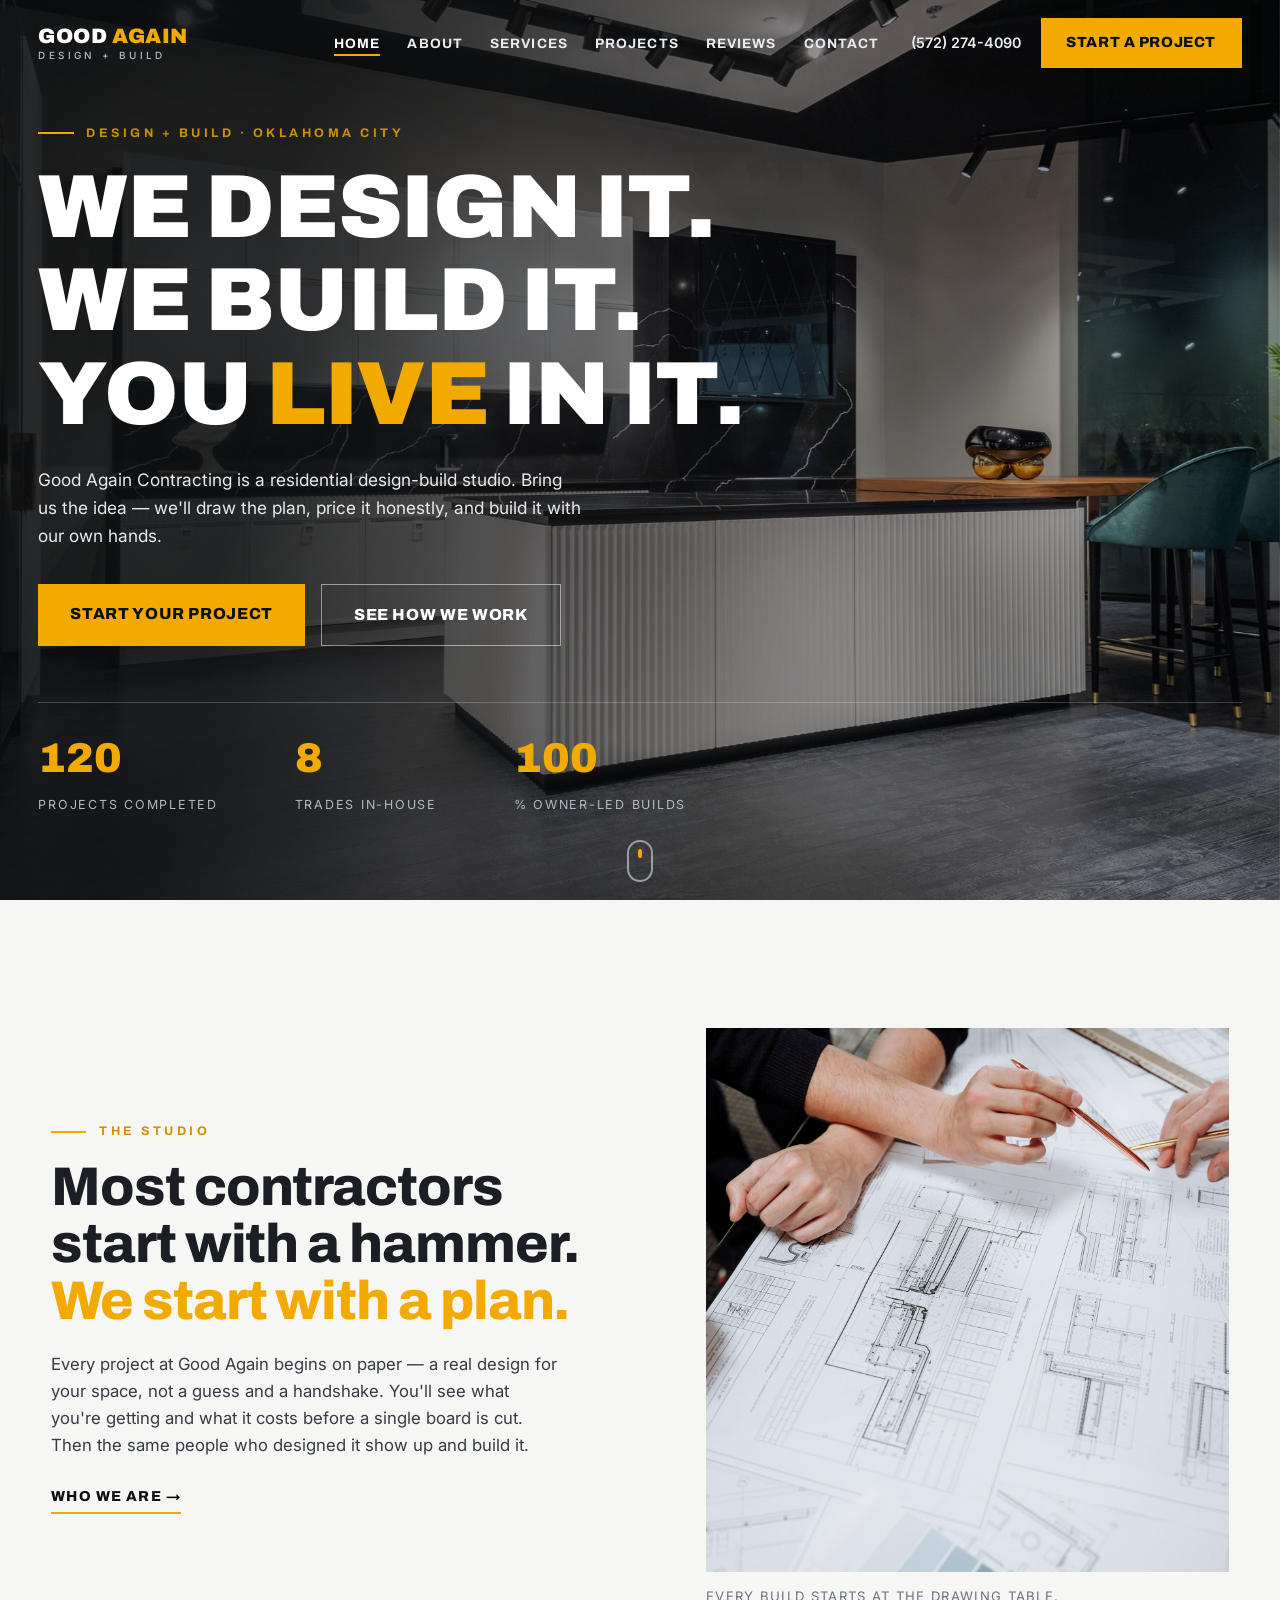
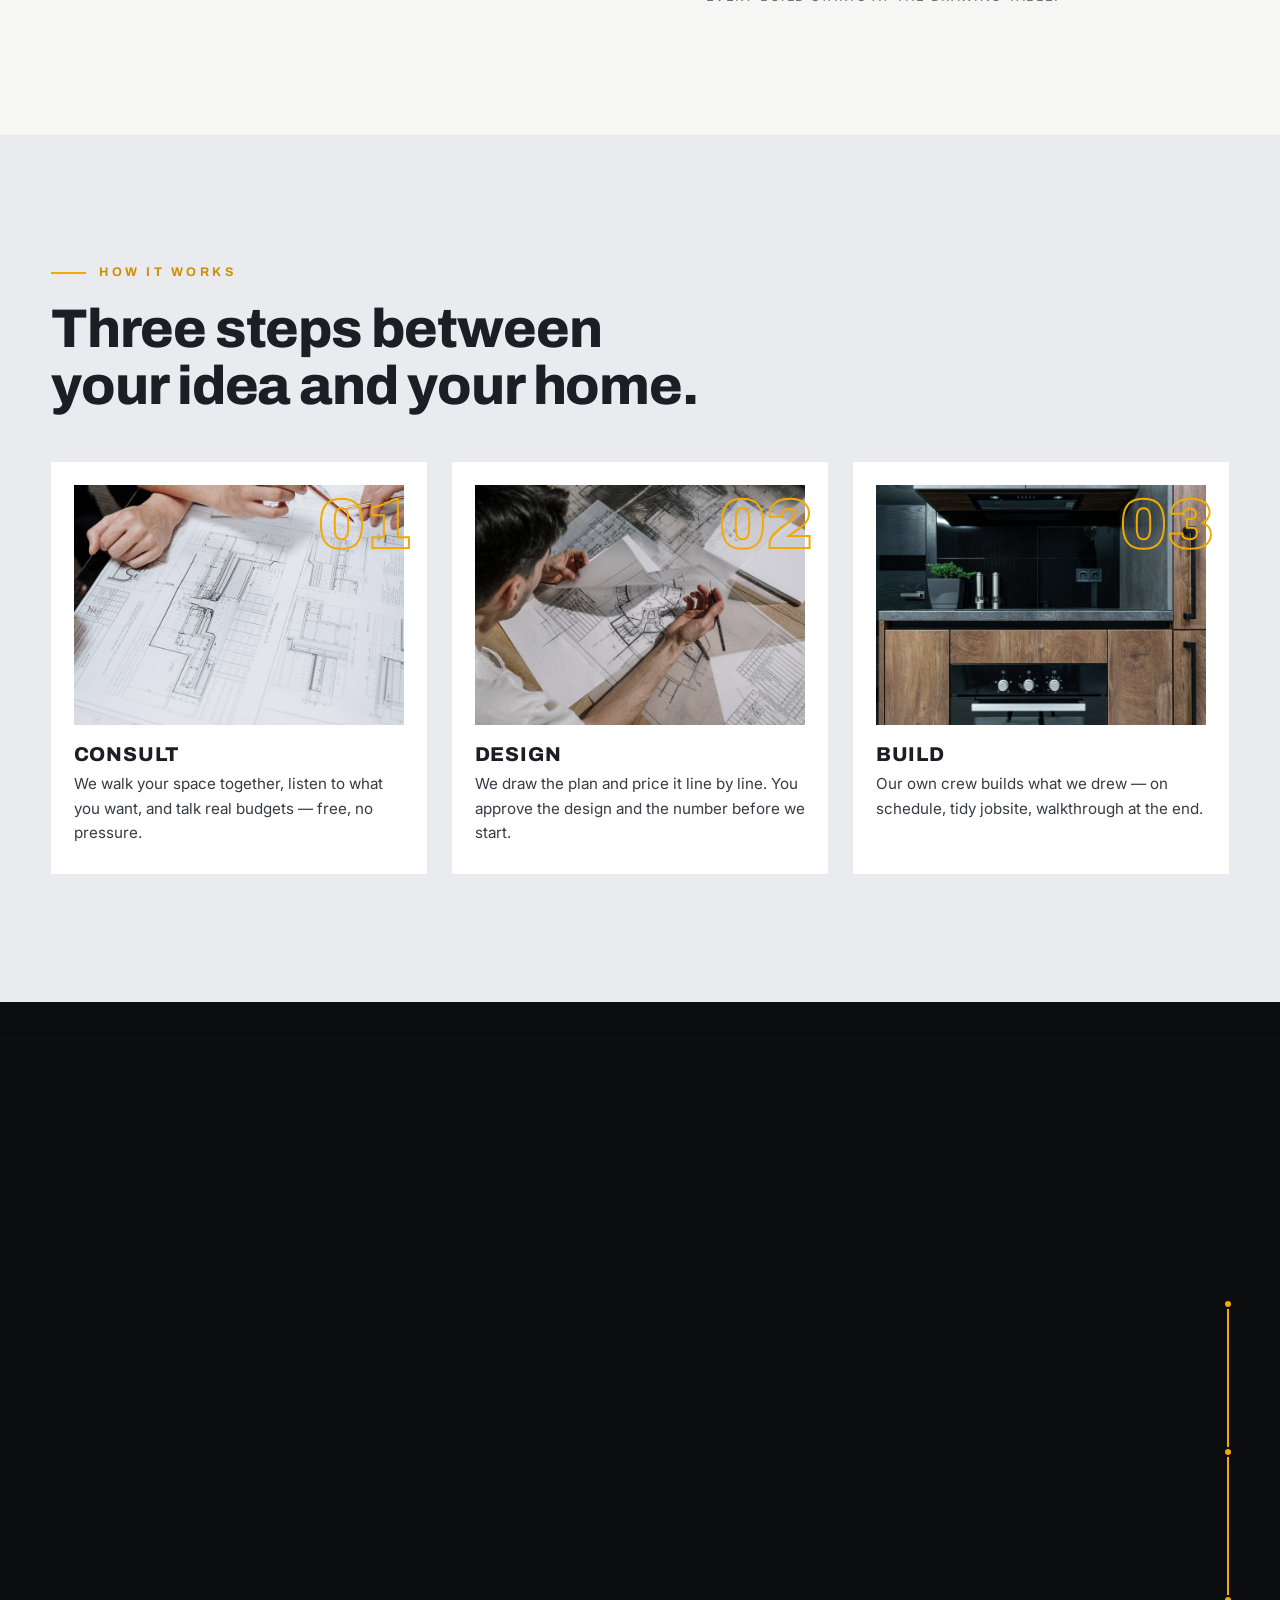
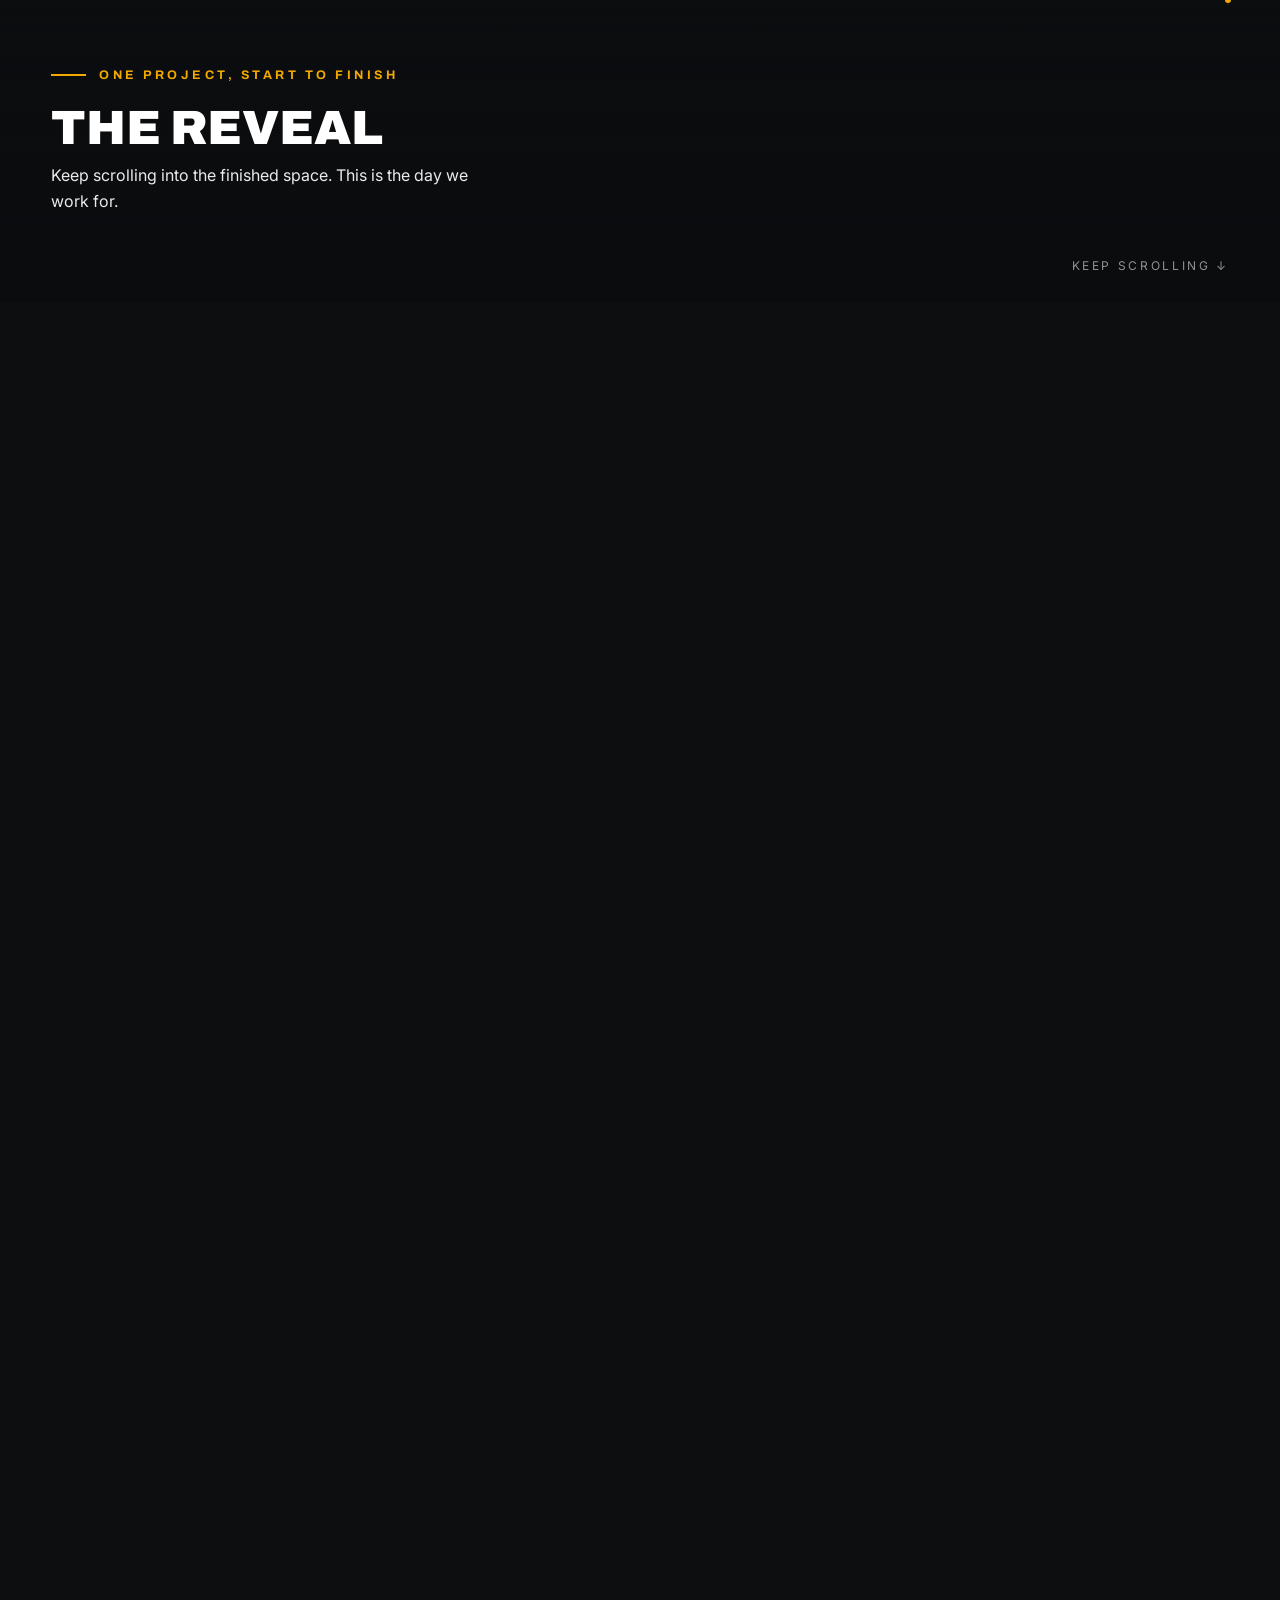
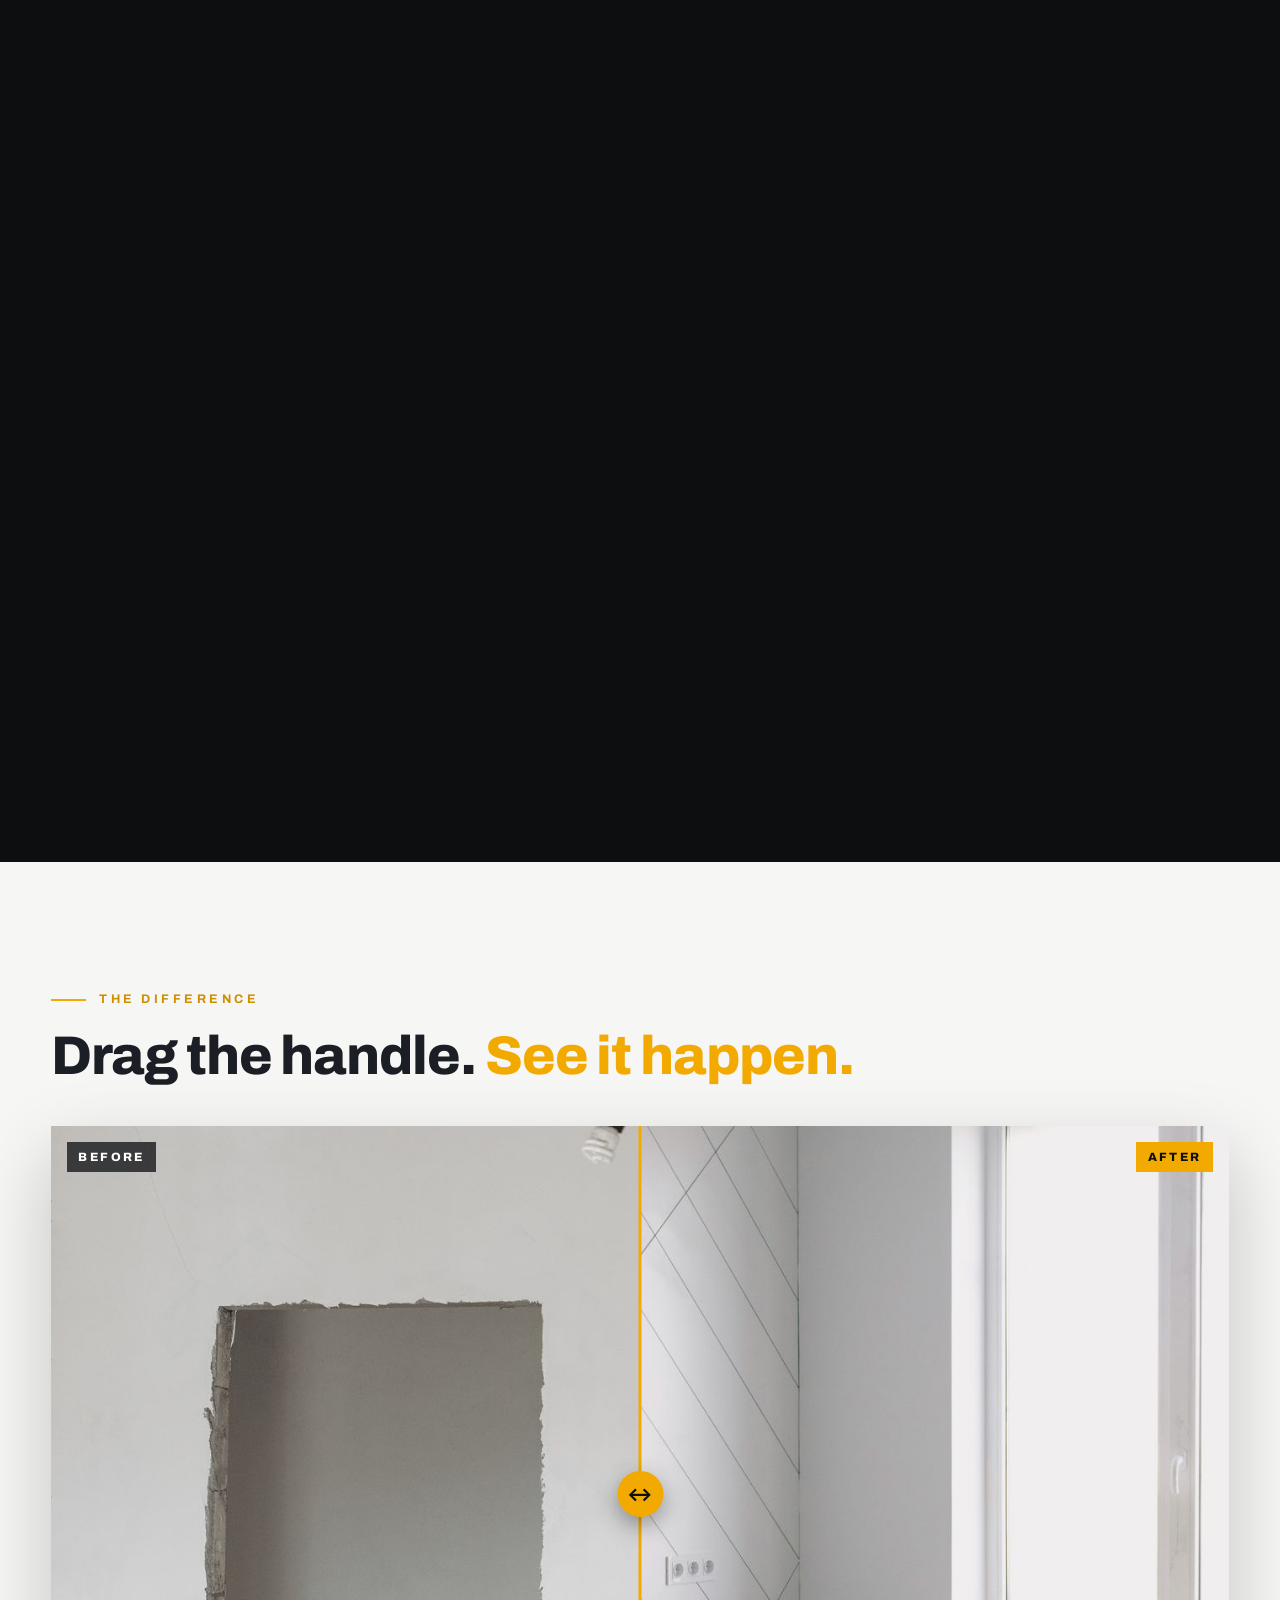
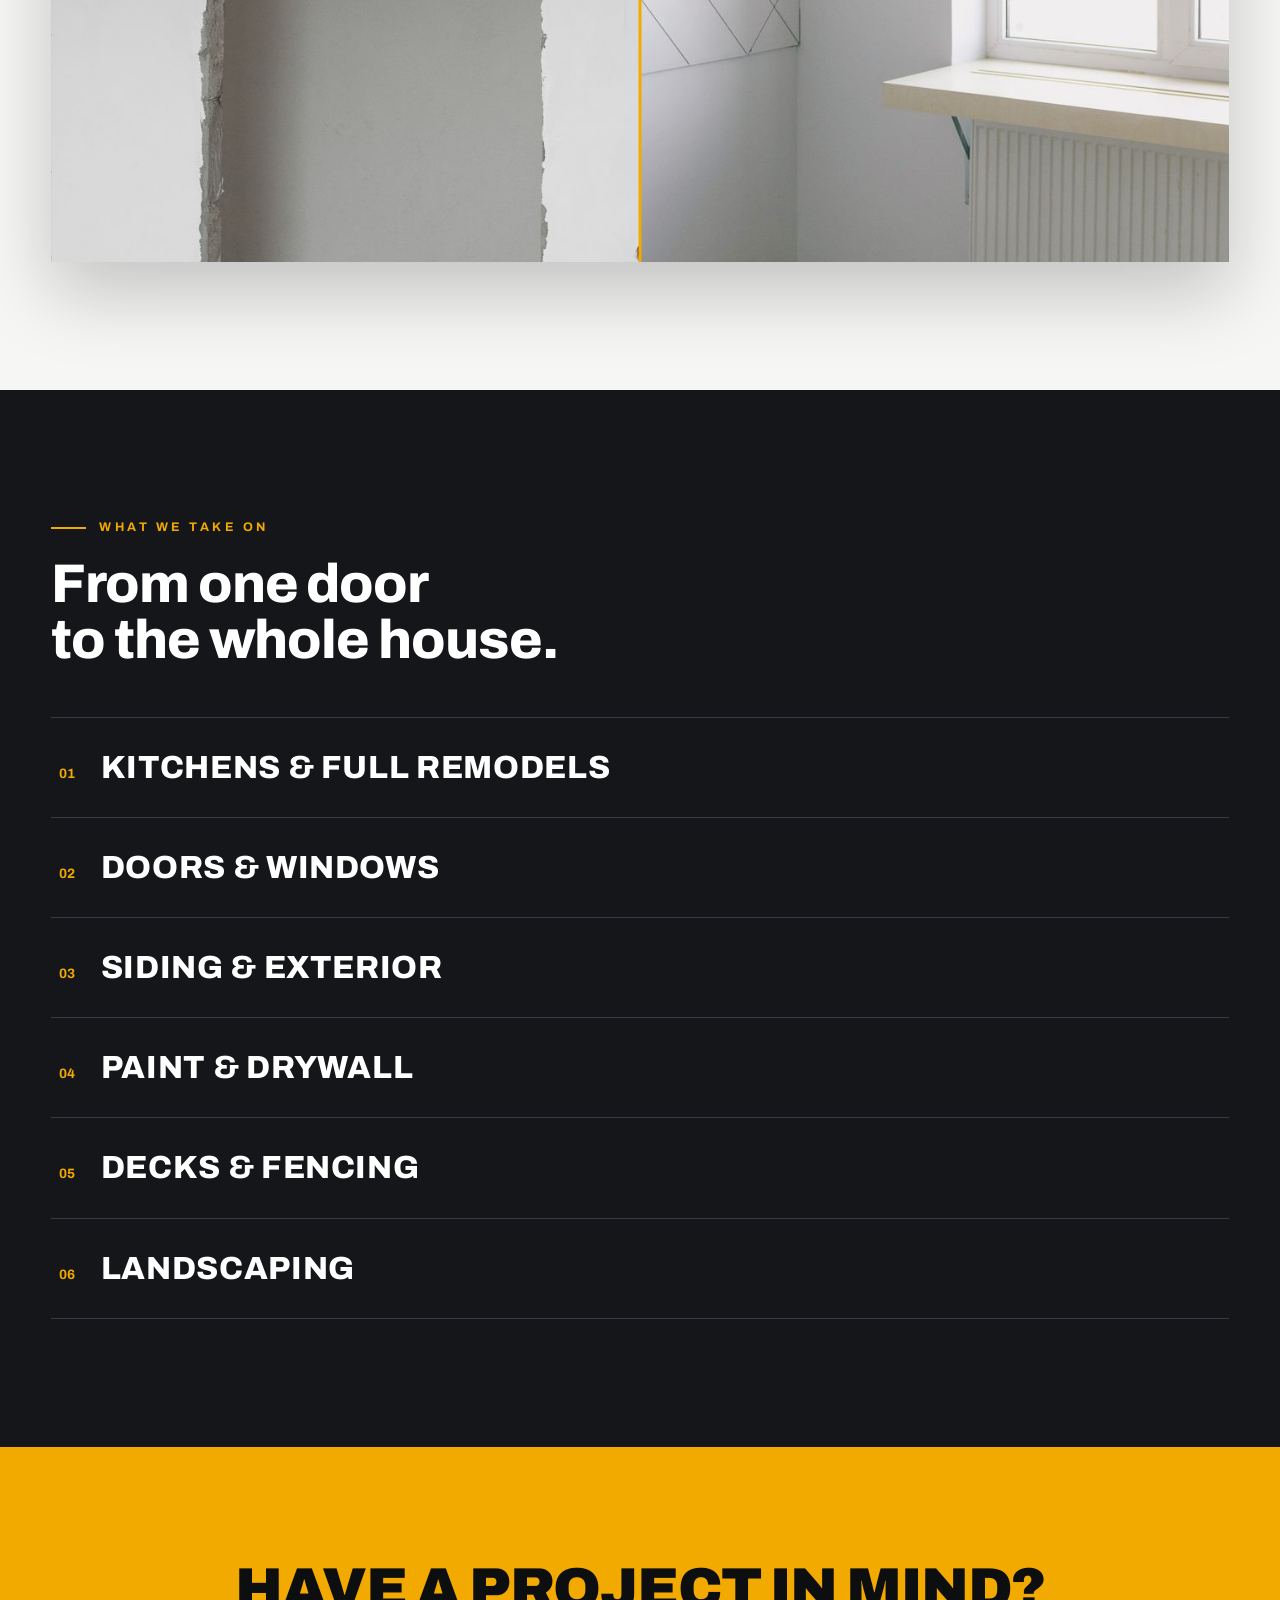
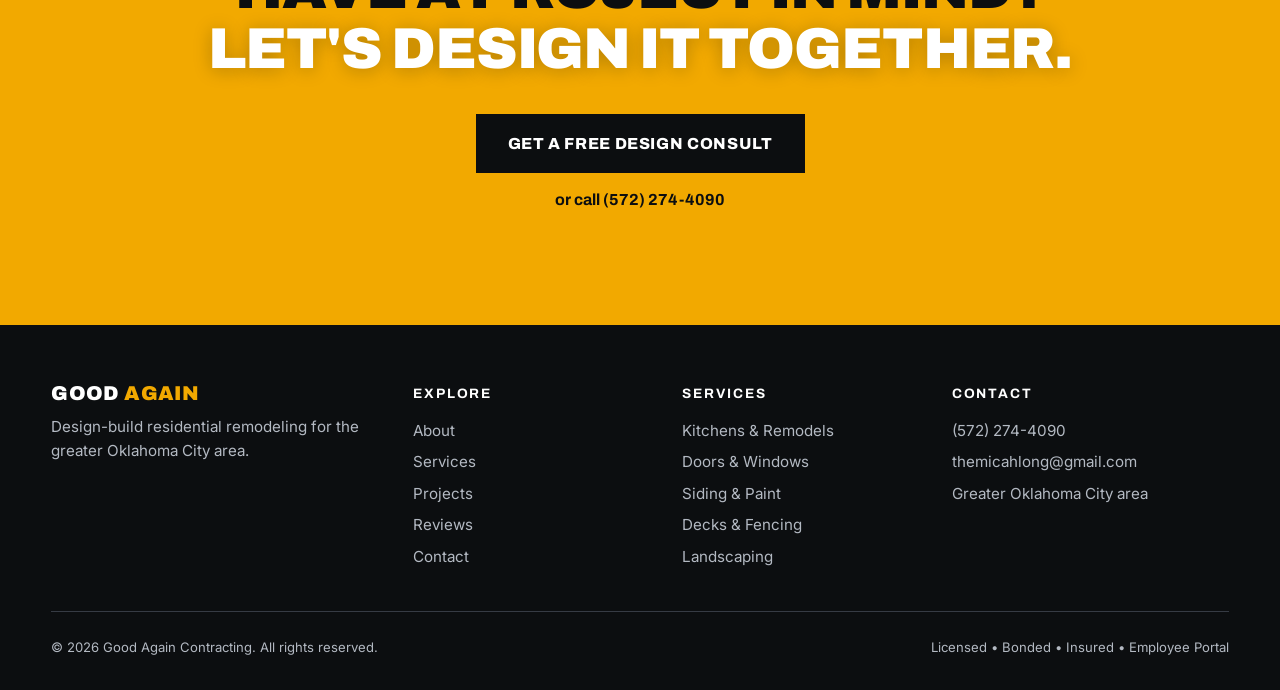
<file: index.html>
<!DOCTYPE html>
<html lang="en">
<head>
  <meta charset="UTF-8" />
  <meta name="viewport" content="width=device-width, initial-scale=1.0" />
  <title>Good Again Contracting | Design + Build Residential Remodeling in OKC</title>
  <meta name="description" content="Good Again Contracting is a design-build residential studio in Oklahoma City. We design your remodel, then we build it — kitchens, baths, decks, siding, paint, and full home projects. Free consultations." />
  <meta name="geo.region" content="US-OK" />
  <meta name="geo.placename" content="Oklahoma City" />
  <link rel="preconnect" href="https://fonts.googleapis.com" />
  <link rel="preconnect" href="https://fonts.gstatic.com" crossorigin />
  <link href="https://fonts.googleapis.com/css2?family=Archivo:wght@500;700;800;900&family=Inter:wght@400;500;600&display=swap" rel="stylesheet" />
  <link rel="stylesheet" href="css/home.css" />
  <script type="application/ld+json">
  {
    "@context": "https://schema.org",
    "@type": "HomeAndConstructionBusiness",
    "name": "Good Again Contracting",
    "description": "Design-build residential remodeling studio serving the greater Oklahoma City area.",
    "telephone": "+1-572-274-4090",
    "email": "themicahlong@gmail.com",
    "areaServed": ["Oklahoma City", "Edmond", "Norman", "Moore", "Yukon", "Mustang", "Midwest City", "Bethany"],
    "url": "/",
    "priceRange": "$$"
  }
  </script>
</head>
<body>
  <a class="skip-link" href="#main">Skip to main content</a>

  <header class="hd" id="top">
    <div class="hd-inner">
      <a class="wordmark" href="index.html">GOOD <span>AGAIN</span><small>Design + Build</small></a>
      <button class="nav-toggle" aria-expanded="false" aria-controls="site-nav"><span></span><span></span></button>
      <nav class="site-nav" id="site-nav" aria-label="Main navigation">
        <ul>
          <li><a href="index.html" aria-current="page">Home</a></li>
          <li><a href="about.html">About</a></li>
          <li><a href="services.html">Services</a></li>
          <li><a href="projects.html">Projects</a></li>
          <li><a href="reviews.html">Reviews</a></li>
          <li><a href="contact.html">Contact</a></li>
        </ul>
      </nav>
      <div class="hd-cta">
        <a class="hd-phone" href="tel:+15722744090">(572) 274-4090</a>
        <a class="btn btn--gold" href="contact.html">Start a project</a>
      </div>
    </div>
  </header>

  <main id="main">

    <!-- ============ HERO ============ -->
    <section class="hero">
      <div class="hero-media"><img src="assets/hero.jpg" alt="" aria-hidden="true" /></div>
      <div class="hero-shade"></div>
      <div class="hero-inner">
        <p class="kicker rv">Design + Build · Oklahoma City</p>
        <h1>
          <span class="h1-line rv d1">We design it.</span>
          <span class="h1-line rv d2">We build it.</span>
          <span class="h1-line rv d3">You <em>live</em> in it.</span>
        </h1>
        <p class="hero-sub rv d4">Good Again Contracting is a residential design-build studio. Bring us the idea — we'll draw the plan, price it honestly, and build it with our own hands.</p>
        <div class="hero-cta rv d5">
          <a class="btn btn--gold btn--lg" href="contact.html">Start your project</a>
          <a class="btn btn--line btn--lg" href="#process">See how we work</a>
        </div>
      </div>
      <div class="hero-stats rv d6">
        <div><strong data-count="120">0</strong><span>projects completed</span></div>
        <div><strong data-count="8">0</strong><span>trades in-house</span></div>
        <div><strong data-count="100">0</strong><span>% owner-led builds</span></div>
      </div>
      <a class="scroll-cue" href="#studio" aria-label="Scroll down"><span></span></a>
    </section>

    <!-- ============ THE STUDIO ============ -->
    <section class="studio" id="studio">
      <div class="wrap grid-2">
        <div class="studio-copy">
          <p class="kicker rv">The studio</p>
          <h2 class="rv d1">Most contractors start with a hammer.<br /><em>We start with a plan.</em></h2>
          <p class="rv d2">Every project at Good Again begins on paper — a real design for your space, not a guess and a handshake. You'll see what you're getting and what it costs before a single board is cut. Then the same people who designed it show up and build it.</p>
          <a class="text-link rv d3" href="about.html">Who we are <span aria-hidden="true">→</span></a>
        </div>
        <figure class="studio-fig rv d2">
          <img src="assets/design-consult.jpg" alt="Designers reviewing house plans together" loading="lazy" />
          <figcaption>Every build starts at the drawing table.</figcaption>
        </figure>
      </div>
    </section>

    <!-- ============ PROCESS ============ -->
    <section class="process" id="process">
      <div class="wrap">
        <p class="kicker rv">How it works</p>
        <h2 class="rv d1">Three steps between<br />your idea and your home.</h2>
        <div class="steps">
          <article class="step rv d1">
            <span class="step-no">01</span>
            <img src="assets/design-consult.jpg" alt="" loading="lazy" />
            <h3>Consult</h3>
            <p>We walk your space together, listen to what you want, and talk real budgets — free, no pressure.</p>
          </article>
          <article class="step rv d2">
            <span class="step-no">02</span>
            <img src="assets/design-sketch.jpg" alt="" loading="lazy" />
            <h3>Design</h3>
            <p>We draw the plan and price it line by line. You approve the design and the number before we start.</p>
          </article>
          <article class="step rv d3">
            <span class="step-no">03</span>
            <img src="assets/kitchen-wood.jpg" alt="" loading="lazy" />
            <h3>Build</h3>
            <p>Our own crew builds what we drew — on schedule, tidy jobsite, walkthrough at the end.</p>
          </article>
        </div>
      </div>
    </section>

    <!-- ============ SCROLL WALKTHROUGH ============ -->
    <section class="walk" id="walkthrough" aria-label="A project from start to finish">
      <div class="walk-stage">
        <video class="walk-v" src="assets/stage1-build.mp4" muted playsinline loop preload="metadata"></video>
        <video class="walk-v" src="assets/stage2-finish.mp4" muted playsinline loop preload="none"></video>
        <video class="walk-v" src="assets/stage3-reveal.mp4" muted playsinline loop preload="none"></video>
        <div class="walk-shade"></div>
        <div class="walk-copy">
          <p class="kicker">One project, start to finish</p>
          <div class="walk-caps">
            <div class="walk-cap"><strong>The raw space</strong><p>Demo day. Everything that doesn't belong in your new home comes out.</p></div>
            <div class="walk-cap"><strong>The craft</strong><p>Drywall, paint, trim — the slow, careful part most people never see.</p></div>
            <div class="walk-cap"><strong>The reveal</strong><p>Keep scrolling into the finished space. This is the day we work for.</p></div>
          </div>
        </div>
        <div class="walk-rail" aria-hidden="true">
          <div class="walk-fill"></div>
          <span class="walk-dot"></span><span class="walk-dot"></span><span class="walk-dot"></span>
        </div>
        <p class="walk-hint" aria-hidden="true">Keep scrolling ↓</p>
      </div>
    </section>

    <!-- ============ BEFORE / AFTER ============ -->
    <section class="ba">
      <div class="wrap">
        <p class="kicker rv">The difference</p>
        <h2 class="rv d1">Drag the handle. <em>See it happen.</em></h2>
        <div class="ba-frame rv d2" id="ba">
          <img class="ba-after" src="assets/after.jpg" alt="Finished, renovated room" loading="lazy" />
          <div class="ba-top"><img class="ba-before" src="assets/before.jpg" alt="Same room before renovation" loading="lazy" /></div>
          <span class="ba-label ba-label--l">Before</span>
          <span class="ba-label ba-label--r">After</span>
          <div class="ba-handle" aria-hidden="true"><span>↔</span></div>
          <input class="ba-range" type="range" min="0" max="100" value="50" aria-label="Reveal before and after" />
        </div>
      </div>
    </section>

    <!-- ============ SERVICES ============ -->
    <section class="svc">
      <div class="wrap">
        <p class="kicker rv">What we take on</p>
        <h2 class="rv d1">From one door<br />to the whole house.</h2>
        <ul class="svc-list">
          <li class="rv d1"><a href="services.html"><i>01</i><b>Kitchens &amp; Full Remodels</b><span>→</span></a></li>
          <li class="rv d2"><a href="services.html"><i>02</i><b>Doors &amp; Windows</b><span>→</span></a></li>
          <li class="rv d3"><a href="services.html"><i>03</i><b>Siding &amp; Exterior</b><span>→</span></a></li>
          <li class="rv d4"><a href="services.html"><i>04</i><b>Paint &amp; Drywall</b><span>→</span></a></li>
          <li class="rv d5"><a href="services.html"><i>05</i><b>Decks &amp; Fencing</b><span>→</span></a></li>
          <li class="rv d6"><a href="services.html"><i>06</i><b>Landscaping</b><span>→</span></a></li>
        </ul>
      </div>
    </section>

    <!-- ============ CTA ============ -->
    <section class="cta">
      <div class="wrap">
        <h2 class="rv">Have a project in mind?<br /><em>Let's design it together.</em></h2>
        <div class="cta-actions rv d2">
          <a class="btn btn--black btn--lg" href="contact.html">Get a free design consult</a>
          <a class="cta-phone" href="tel:+15722744090">or call (572) 274-4090</a>
        </div>
      </div>
    </section>
  </main>

  <footer class="ft">
    <div class="wrap ft-grid">
      <div>
        <p class="wordmark ft-mark">GOOD <span>AGAIN</span></p>
        <p>Design-build residential remodeling for the greater Oklahoma City area.</p>
      </div>
      <div>
        <h4>Explore</h4>
        <ul>
          <li><a href="about.html">About</a></li>
          <li><a href="services.html">Services</a></li>
          <li><a href="projects.html">Projects</a></li>
          <li><a href="reviews.html">Reviews</a></li>
          <li><a href="contact.html">Contact</a></li>
        </ul>
      </div>
      <div>
        <h4>Services</h4>
        <ul>
          <li>Kitchens &amp; Remodels</li>
          <li>Doors &amp; Windows</li>
          <li>Siding &amp; Paint</li>
          <li>Decks &amp; Fencing</li>
          <li>Landscaping</li>
        </ul>
      </div>
      <div>
        <h4>Contact</h4>
        <ul>
          <li><a href="tel:+15722744090">(572) 274-4090</a></li>
          <li><a href="mailto:themicahlong@gmail.com">themicahlong@gmail.com</a></li>
          <li>Greater Oklahoma City area</li>
        </ul>
      </div>
    </div>
    <div class="wrap ft-bottom">
      <span>© <span data-year></span> Good Again Contracting. All rights reserved.</span>
      <span>Licensed • Bonded • Insured • <a href="https://portal.goodagaincontracting.com">Employee Portal</a></span>
    </div>
  </footer>

  <a class="float-call" href="tel:+15722744090">Call Now</a>
  <script src="js/home.js"></script>
<script src="js/cms.js?v=3"></script>
</body>
</html>
</file>
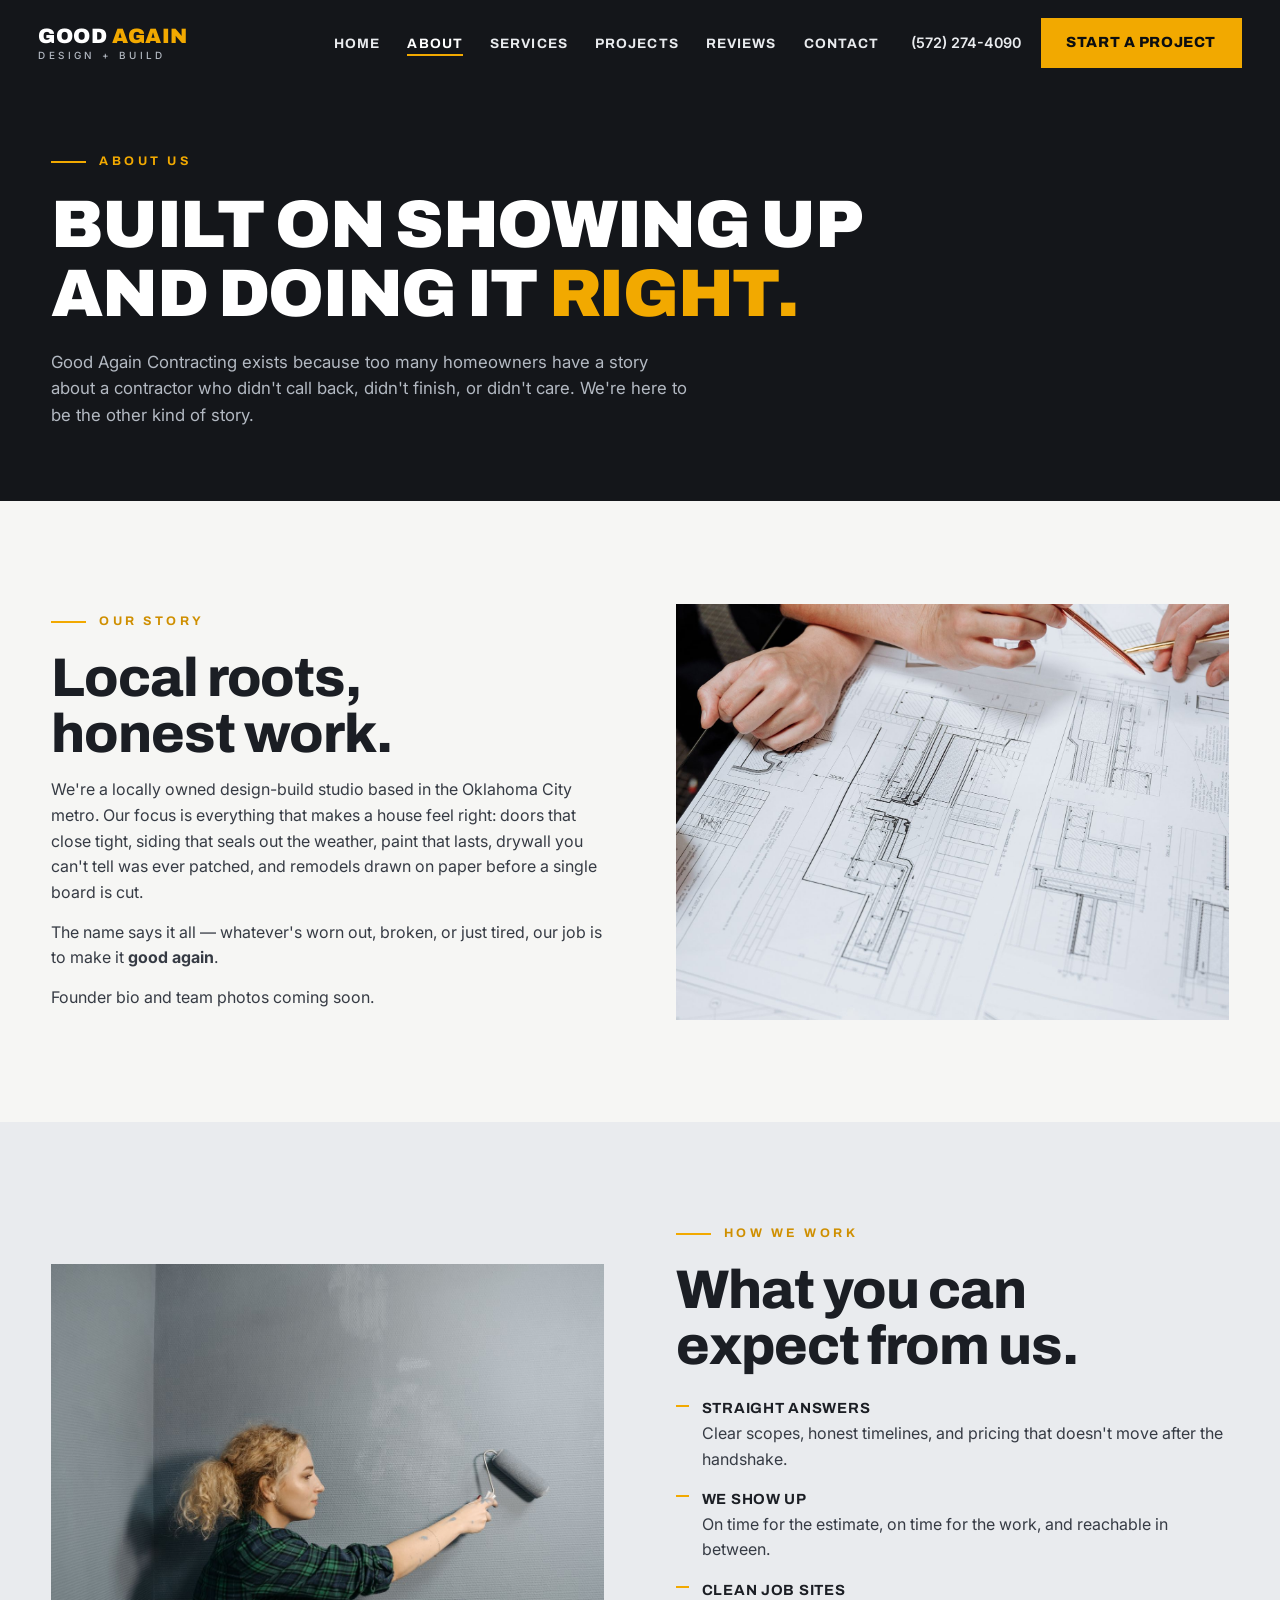
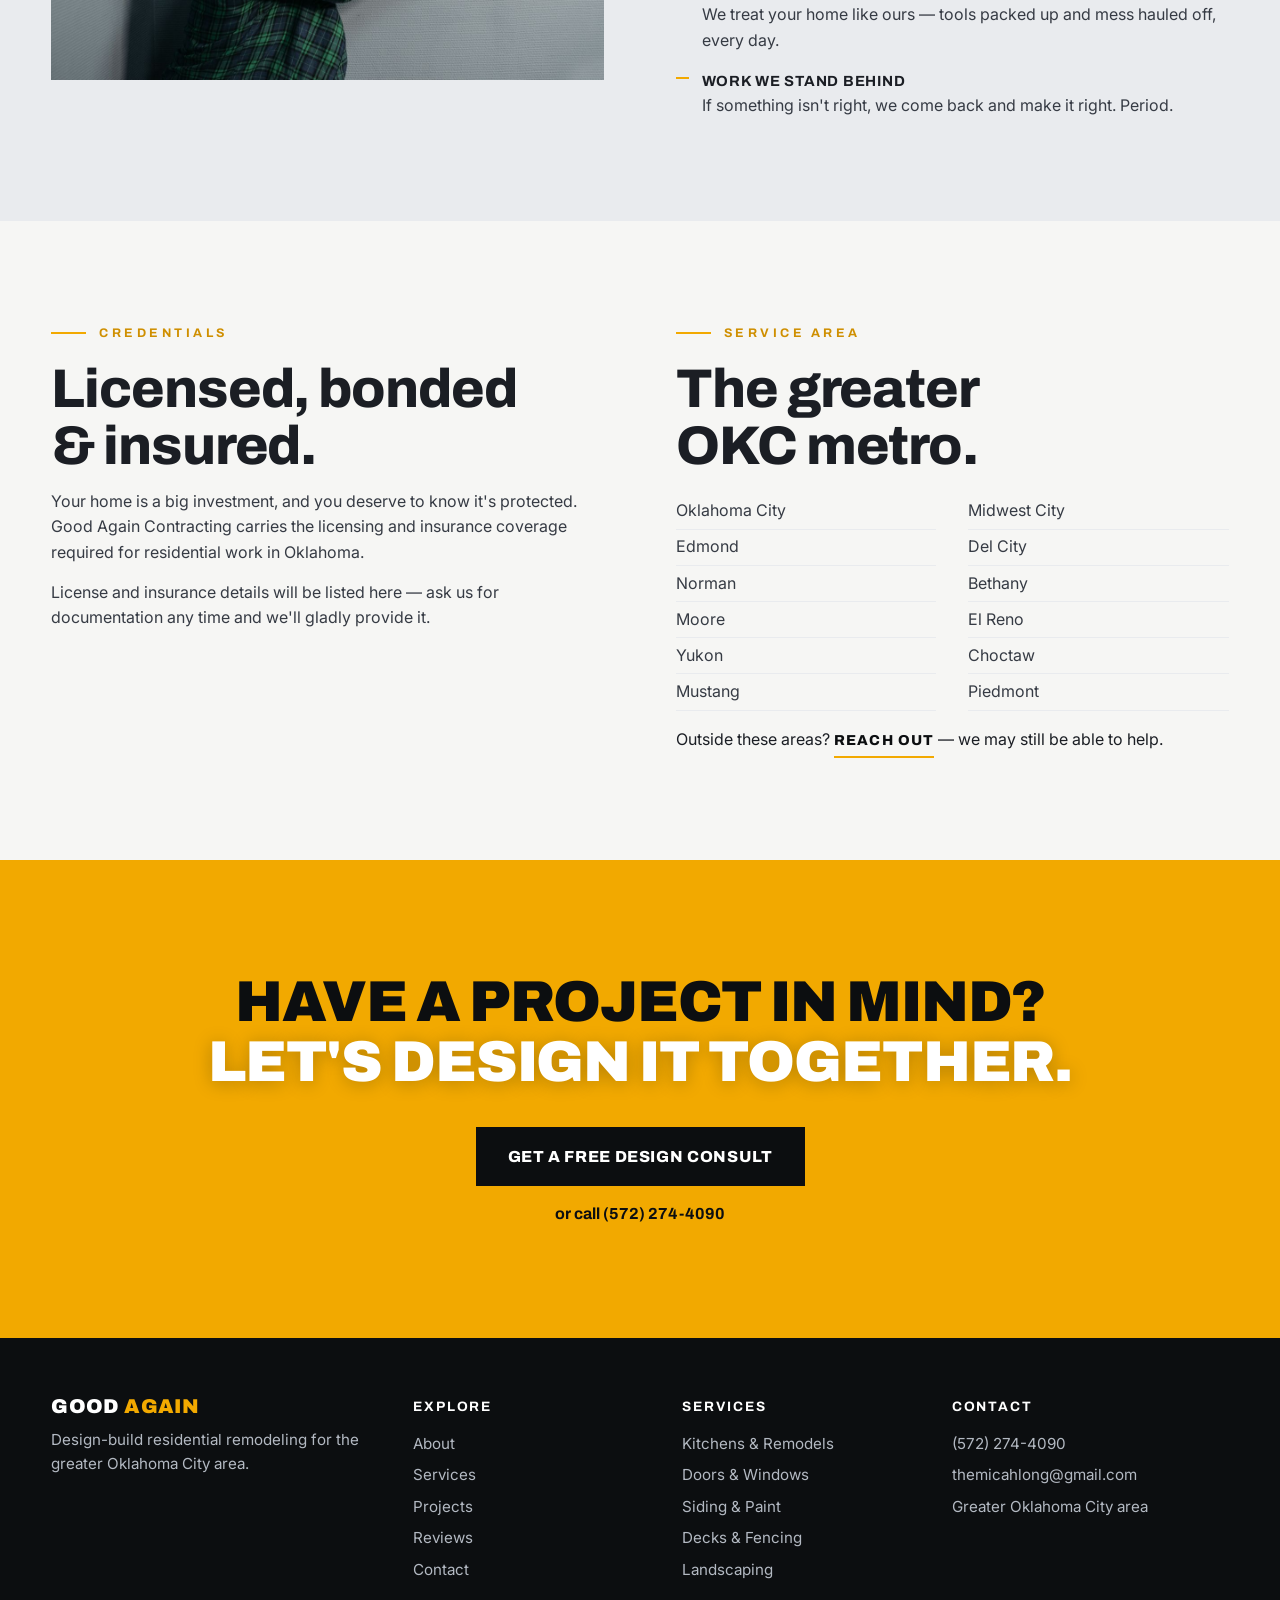
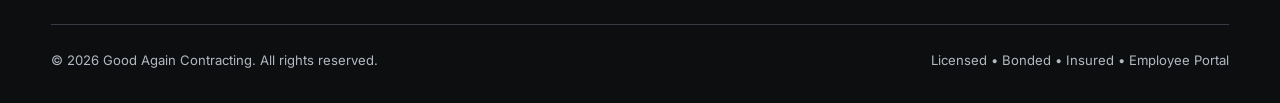
<file: about.html>
<!DOCTYPE html>
<html lang="en">
<head>
  <meta charset="UTF-8" />
  <meta name="viewport" content="width=device-width, initial-scale=1.0" />
  <title>About Us | Good Again Contracting — OKC Design + Build Studio</title>
  <meta name="description" content="Meet Good Again Contracting — a locally owned, licensed and insured design-build residential studio serving Oklahoma City, Edmond, Norman, Moore, Yukon, and the surrounding metro." />
  <meta name="geo.region" content="US-OK" />
  <meta name="geo.placename" content="Oklahoma City" />
  <link rel="preconnect" href="https://fonts.googleapis.com" />
  <link rel="preconnect" href="https://fonts.gstatic.com" crossorigin />
  <link href="https://fonts.googleapis.com/css2?family=Archivo:wght@500;700;800;900&family=Inter:wght@400;500;600&display=swap" rel="stylesheet" />
  <link rel="stylesheet" href="css/home.css" />
</head>
<body>
  <a class="skip-link" href="#main">Skip to main content</a>

  <header class="hd">
    <div class="hd-inner">
      <a class="wordmark" href="index.html">GOOD <span>AGAIN</span><small>Design + Build</small></a>
      <button class="nav-toggle" aria-expanded="false" aria-controls="site-nav"><span></span><span></span></button>
      <nav class="site-nav" id="site-nav" aria-label="Main navigation">
        <ul>
          <li><a href="index.html">Home</a></li>
          <li><a href="about.html" aria-current="page">About</a></li>
          <li><a href="services.html">Services</a></li>
          <li><a href="projects.html">Projects</a></li>
          <li><a href="reviews.html">Reviews</a></li>
          <li><a href="contact.html">Contact</a></li>
        </ul>
      </nav>
      <div class="hd-cta">
        <a class="hd-phone" href="tel:+15722744090">(572) 274-4090</a>
        <a class="btn btn--gold" href="contact.html">Start a project</a>
      </div>
    </div>
  </header>

  <main id="main">

    <section class="page-hero">
      <div class="wrap">
        <p class="kicker">About us</p>
        <h1>Built on showing up<br />and doing it <em>right.</em></h1>
        <p class="tagline">Good Again Contracting exists because too many homeowners have a story about a contractor who didn't call back, didn't finish, or didn't care. We're here to be the other kind of story.</p>
      </div>
    </section>

    <section class="sec">
      <div class="wrap split">
        <div>
          <p class="kicker rv">Our story</p>
          <h2 class="rv d1">Local roots,<br />honest work.</h2>
          <p class="rv d2">We're a locally owned design-build studio based in the Oklahoma City metro. Our focus is everything that makes a house feel right: doors that close tight, siding that seals out the weather, paint that lasts, drywall you can't tell was ever patched, and remodels drawn on paper before a single board is cut.</p>
          <p class="rv d2">The name says it all — whatever's worn out, broken, or just tired, our job is to make it <strong>good again</strong>.</p>
          <p class="rv d3"><!-- TODO: Replace with founder bio, photo, and company history when available. -->Founder bio and team photos coming soon.</p>
        </div>
        <figure class="rv d2">
          <img src="assets/design-consult.jpg" alt="The team reviewing plans at the drawing table" loading="lazy" />
        </figure>
      </div>
    </section>

    <section class="sec sec--alt">
      <div class="wrap split">
        <figure class="rv d1">
          <img src="assets/paint.jpg" alt="Careful interior paint work in progress" loading="lazy" />
        </figure>
        <div>
          <p class="kicker rv">How we work</p>
          <h2 class="rv d1">What you can<br />expect from us.</h2>
          <ul class="value-list rv d2">
            <li><strong>Straight answers</strong> Clear scopes, honest timelines, and pricing that doesn't move after the handshake.</li>
            <li><strong>We show up</strong> On time for the estimate, on time for the work, and reachable in between.</li>
            <li><strong>Clean job sites</strong> We treat your home like ours — tools packed up and mess hauled off, every day.</li>
            <li><strong>Work we stand behind</strong> If something isn't right, we come back and make it right. Period.</li>
          </ul>
        </div>
      </div>
    </section>

    <section class="sec">
      <div class="wrap split" style="align-items: start;">
        <div>
          <p class="kicker rv">Credentials</p>
          <h2 class="rv d1">Licensed, bonded<br />&amp; insured.</h2>
          <p class="rv d2">Your home is a big investment, and you deserve to know it's protected. Good Again Contracting carries the licensing and insurance coverage required for residential work in Oklahoma.</p>
          <p class="rv d2"><!-- TODO: Insert license numbers, bond details, and insurance certificates. -->License and insurance details will be listed here — ask us for documentation any time and we'll gladly provide it.</p>
        </div>
        <div>
          <p class="kicker rv">Service area</p>
          <h2 class="rv d1">The greater<br />OKC metro.</h2>
          <ul class="area-list rv d2">
            <li>Oklahoma City</li>
            <li>Edmond</li>
            <li>Norman</li>
            <li>Moore</li>
            <li>Yukon</li>
            <li>Mustang</li>
            <li>Midwest City</li>
            <li>Del City</li>
            <li>Bethany</li>
            <li>El Reno</li>
            <li>Choctaw</li>
            <li>Piedmont</li>
          </ul>
          <p class="rv d3" style="margin-top: 1rem;">Outside these areas? <a class="text-link" href="contact.html" style="margin-top:0;">Reach out</a> — we may still be able to help.</p>
        </div>
      </div>
    </section>

    <section class="cta">
      <div class="wrap">
        <h2 class="rv">Have a project in mind?<br /><em>Let's design it together.</em></h2>
        <div class="cta-actions rv d2">
          <a class="btn btn--black btn--lg" href="contact.html">Get a free design consult</a>
          <a class="cta-phone" href="tel:+15722744090">or call (572) 274-4090</a>
        </div>
      </div>
    </section>
  </main>

  <footer class="ft">
    <div class="wrap ft-grid">
      <div>
        <p class="wordmark ft-mark">GOOD <span>AGAIN</span></p>
        <p>Design-build residential remodeling for the greater Oklahoma City area.</p>
      </div>
      <div>
        <h4>Explore</h4>
        <ul>
          <li><a href="about.html">About</a></li>
          <li><a href="services.html">Services</a></li>
          <li><a href="projects.html">Projects</a></li>
          <li><a href="reviews.html">Reviews</a></li>
          <li><a href="contact.html">Contact</a></li>
        </ul>
      </div>
      <div>
        <h4>Services</h4>
        <ul>
          <li>Kitchens &amp; Remodels</li>
          <li>Doors &amp; Windows</li>
          <li>Siding &amp; Paint</li>
          <li>Decks &amp; Fencing</li>
          <li>Landscaping</li>
        </ul>
      </div>
      <div>
        <h4>Contact</h4>
        <ul>
          <li><a href="tel:+15722744090">(572) 274-4090</a></li>
          <li><a href="mailto:themicahlong@gmail.com">themicahlong@gmail.com</a></li>
          <li>Greater Oklahoma City area</li>
        </ul>
      </div>
    </div>
    <div class="wrap ft-bottom">
      <span>© <span data-year></span> Good Again Contracting. All rights reserved.</span>
      <span>Licensed • Bonded • Insured • <a href="https://portal.goodagaincontracting.com">Employee Portal</a></span>
    </div>
  </footer>

  <a class="float-call" href="tel:+15722744090">Call Now</a>
  <script src="js/home.js"></script>
<script src="js/cms.js?v=3"></script>
</body>
</html>
</file>
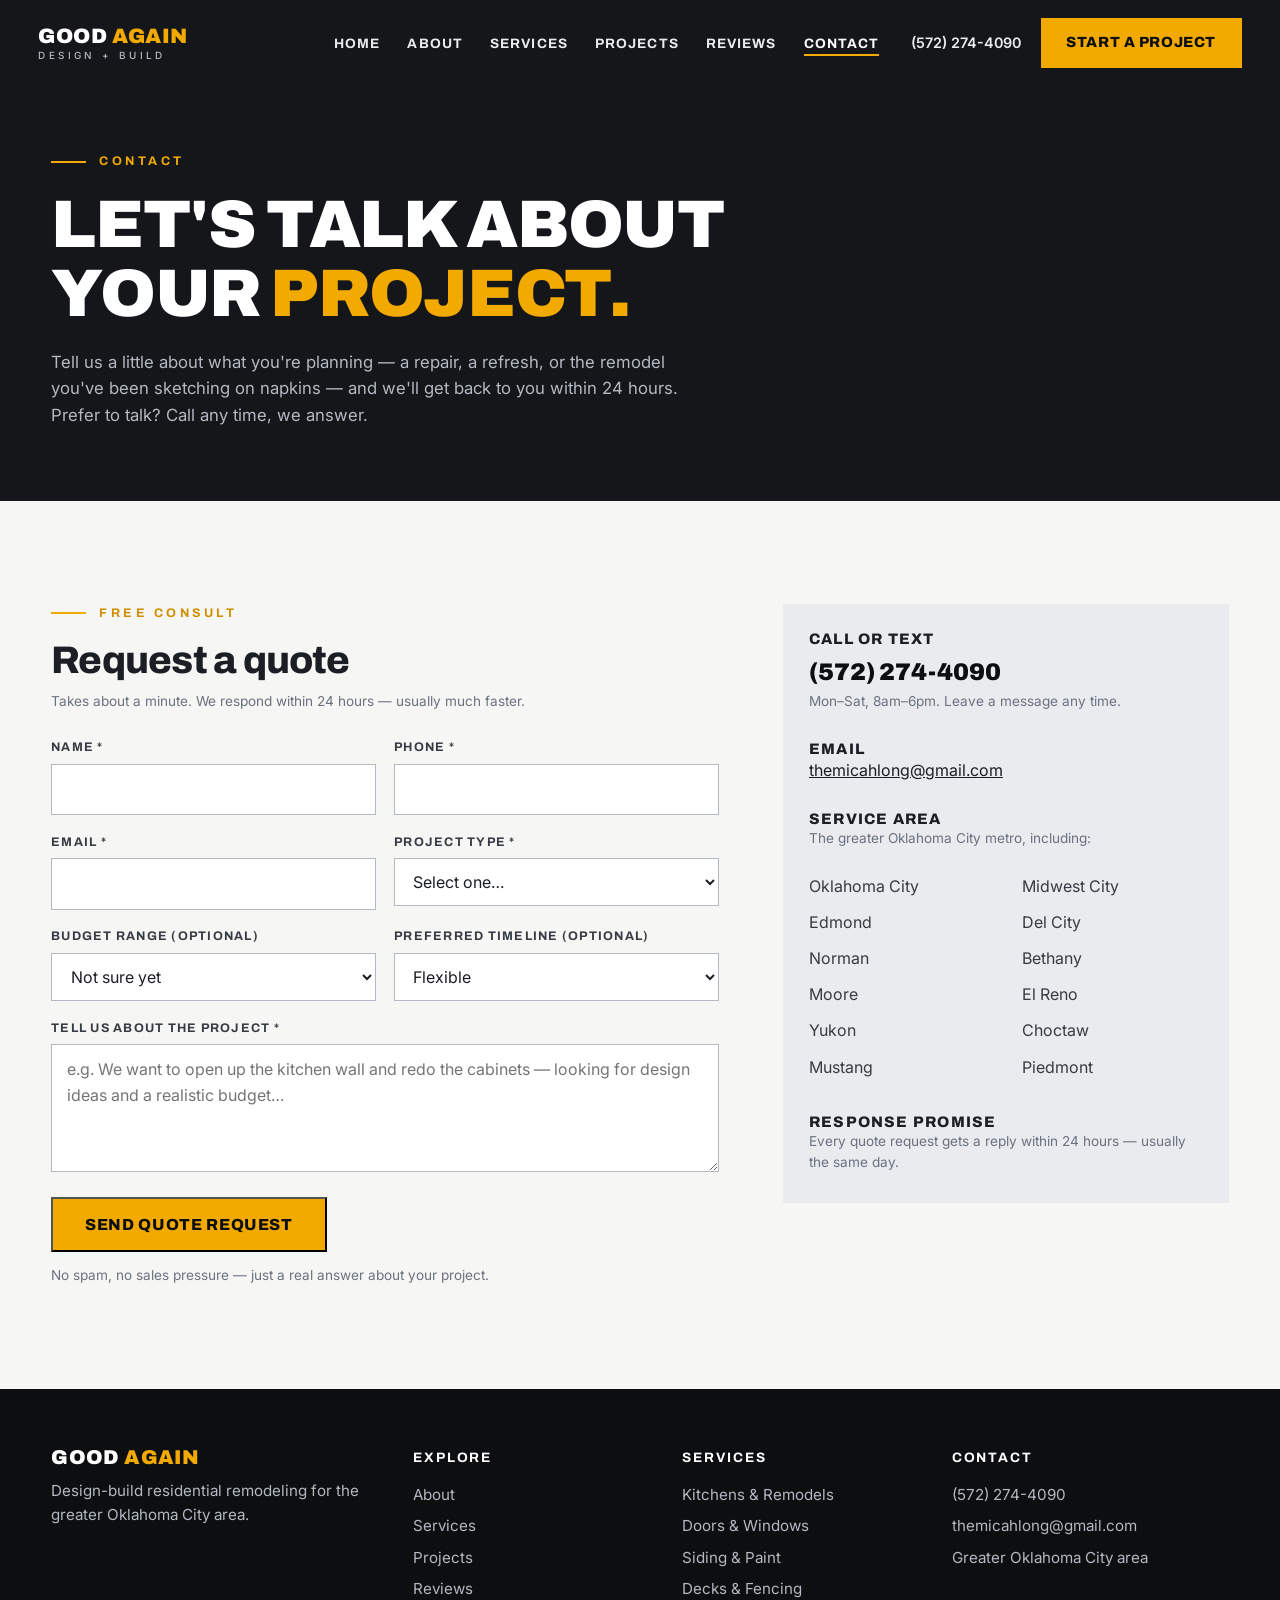
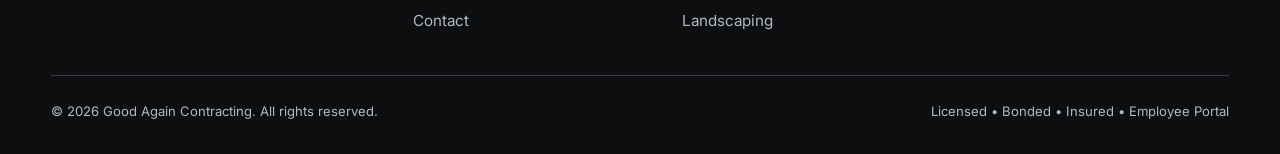
<file: contact.html>
<!DOCTYPE html>
<html lang="en">
<head>
  <meta charset="UTF-8" />
  <meta name="viewport" content="width=device-width, initial-scale=1.0" />
  <title>Contact | Good Again Contracting — Free Design Consult in OKC</title>
  <meta name="description" content="Tell Good Again Contracting about your project — free design consult and quote, response within 24 hours, serving the greater Oklahoma City metro." />
  <meta name="geo.region" content="US-OK" />
  <meta name="geo.placename" content="Oklahoma City" />
  <link rel="preconnect" href="https://fonts.googleapis.com" />
  <link rel="preconnect" href="https://fonts.gstatic.com" crossorigin />
  <link href="https://fonts.googleapis.com/css2?family=Archivo:wght@500;700;800;900&family=Inter:wght@400;500;600&display=swap" rel="stylesheet" />
  <link rel="stylesheet" href="css/home.css" />
</head>
<body>
  <a class="skip-link" href="#main">Skip to main content</a>

  <header class="hd">
    <div class="hd-inner">
      <a class="wordmark" href="index.html">GOOD <span>AGAIN</span><small>Design + Build</small></a>
      <button class="nav-toggle" aria-expanded="false" aria-controls="site-nav"><span></span><span></span></button>
      <nav class="site-nav" id="site-nav" aria-label="Main navigation">
        <ul>
          <li><a href="index.html">Home</a></li>
          <li><a href="about.html">About</a></li>
          <li><a href="services.html">Services</a></li>
          <li><a href="projects.html">Projects</a></li>
          <li><a href="reviews.html">Reviews</a></li>
          <li><a href="contact.html" aria-current="page">Contact</a></li>
        </ul>
      </nav>
      <div class="hd-cta">
        <a class="hd-phone" href="tel:+15722744090">(572) 274-4090</a>
        <a class="btn btn--gold" href="contact.html">Start a project</a>
      </div>
    </div>
  </header>

  <main id="main">

    <section class="page-hero">
      <div class="wrap">
        <p class="kicker">Contact</p>
        <h1>Let's talk about<br />your <em>project.</em></h1>
        <p class="tagline">Tell us a little about what you're planning — a repair, a refresh, or the remodel you've been sketching on napkins — and we'll get back to you within 24 hours. Prefer to talk? Call any time, we answer.</p>
      </div>
    </section>

    <section class="sec">
      <div class="wrap contact-layout">

        <div>
          <p class="kicker rv">Free consult</p>
          <h2 class="rv d1" style="font-size: clamp(1.7rem, 3.4vw, 2.4rem);">Request a quote</h2>
          <p class="form-note rv d1" style="margin: 0.6rem 0 1.6rem;">Takes about a minute. We respond within 24 hours — usually much faster.</p>

          <div id="form-success" class="form-success" hidden>
            Thanks! Your email app should open with your request ready to send. If it doesn't, just call or email us directly — <a href="tel:+15722744090">(572) 274-4090</a> or <a href="mailto:themicahlong@gmail.com">themicahlong@gmail.com</a>.
          </div>

          <form id="quote-form" class="form-grid rv d2" novalidate>
            <div class="field">
              <label for="name">Name *</label>
              <input type="text" id="name" name="name" autocomplete="name" required />
            </div>
            <div class="field">
              <label for="phone">Phone *</label>
              <input type="tel" id="phone" name="phone" autocomplete="tel" required />
            </div>
            <div class="field">
              <label for="email">Email *</label>
              <input type="email" id="email" name="email" autocomplete="email" required />
            </div>
            <div class="field">
              <label for="projectType">Project type *</label>
              <select id="projectType" name="projectType" required>
                <option value="">Select one…</option>
                <option>Kitchen / full remodel</option>
                <option>Doors</option>
                <option>Window seals / windows</option>
                <option>Siding</option>
                <option>Painting</option>
                <option>Drywall</option>
                <option>Landscaping</option>
                <option>Fencing</option>
                <option>Decking</option>
                <option>Multiple / something else</option>
              </select>
            </div>
            <div class="field">
              <label for="budget">Budget range (optional)</label>
              <select id="budget" name="budget">
                <option value="">Not sure yet</option>
                <option>Under $1,000</option>
                <option>$1,000 – $5,000</option>
                <option>$5,000 – $15,000</option>
                <option>$15,000+</option>
              </select>
            </div>
            <div class="field">
              <label for="timeline">Preferred timeline (optional)</label>
              <select id="timeline" name="timeline">
                <option value="">Flexible</option>
                <option>As soon as possible</option>
                <option>Within a month</option>
                <option>1–3 months</option>
                <option>Just planning ahead</option>
              </select>
            </div>
            <div class="field full">
              <label for="details">Tell us about the project *</label>
              <textarea id="details" name="details" required placeholder="e.g. We want to open up the kitchen wall and redo the cabinets — looking for design ideas and a realistic budget…"></textarea>
            </div>
            <div class="full">
              <button type="submit" class="btn btn--gold btn--lg">Send quote request</button>
              <p class="form-note" style="margin-top: 0.8rem;">No spam, no sales pressure — just a real answer about your project.</p>
            </div>
          </form>
        </div>

        <aside class="contact-aside rv d3">
          <div>
            <h3>Call or text</h3>
            <a class="big-phone" href="tel:+15722744090">(572) 274-4090</a>
            <p class="form-note">Mon–Sat, 8am–6pm. Leave a message any time.</p>
          </div>
          <div>
            <h3>Email</h3>
            <p><a href="mailto:themicahlong@gmail.com">themicahlong@gmail.com</a></p>
          </div>
          <div>
            <h3>Service area</h3>
            <p class="form-note" style="margin-bottom: 0.6rem;">The greater Oklahoma City metro, including:</p>
            <ul class="area-list">
              <li>Oklahoma City</li>
              <li>Edmond</li>
              <li>Norman</li>
              <li>Moore</li>
              <li>Yukon</li>
              <li>Mustang</li>
              <li>Midwest City</li>
              <li>Del City</li>
              <li>Bethany</li>
              <li>El Reno</li>
              <li>Choctaw</li>
              <li>Piedmont</li>
            </ul>
          </div>
          <div>
            <h3>Response promise</h3>
            <p class="form-note">Every quote request gets a reply within 24 hours — usually the same day.</p>
          </div>
        </aside>

      </div>
    </section>
  </main>

  <footer class="ft">
    <div class="wrap ft-grid">
      <div>
        <p class="wordmark ft-mark">GOOD <span>AGAIN</span></p>
        <p>Design-build residential remodeling for the greater Oklahoma City area.</p>
      </div>
      <div>
        <h4>Explore</h4>
        <ul>
          <li><a href="about.html">About</a></li>
          <li><a href="services.html">Services</a></li>
          <li><a href="projects.html">Projects</a></li>
          <li><a href="reviews.html">Reviews</a></li>
          <li><a href="contact.html">Contact</a></li>
        </ul>
      </div>
      <div>
        <h4>Services</h4>
        <ul>
          <li><a href="services.html#remodels">Kitchens &amp; Remodels</a></li>
          <li><a href="services.html#doors">Doors &amp; Windows</a></li>
          <li><a href="services.html#siding">Siding &amp; Paint</a></li>
          <li><a href="services.html#decks">Decks &amp; Fencing</a></li>
          <li><a href="services.html#landscaping">Landscaping</a></li>
        </ul>
      </div>
      <div>
        <h4>Contact</h4>
        <ul>
          <li><a href="tel:+15722744090">(572) 274-4090</a></li>
          <li><a href="mailto:themicahlong@gmail.com">themicahlong@gmail.com</a></li>
          <li>Greater Oklahoma City area</li>
        </ul>
      </div>
    </div>
    <div class="wrap ft-bottom">
      <span>© <span data-year></span> Good Again Contracting. All rights reserved.</span>
      <span>Licensed • Bonded • Insured • <a href="https://portal.goodagaincontracting.com">Employee Portal</a></span>
    </div>
  </footer>

  <a class="float-call" href="tel:+15722744090">Call Now</a>
  <script src="js/home.js"></script>
<script src="js/cms.js?v=3"></script>
</body>
</html>
</file>
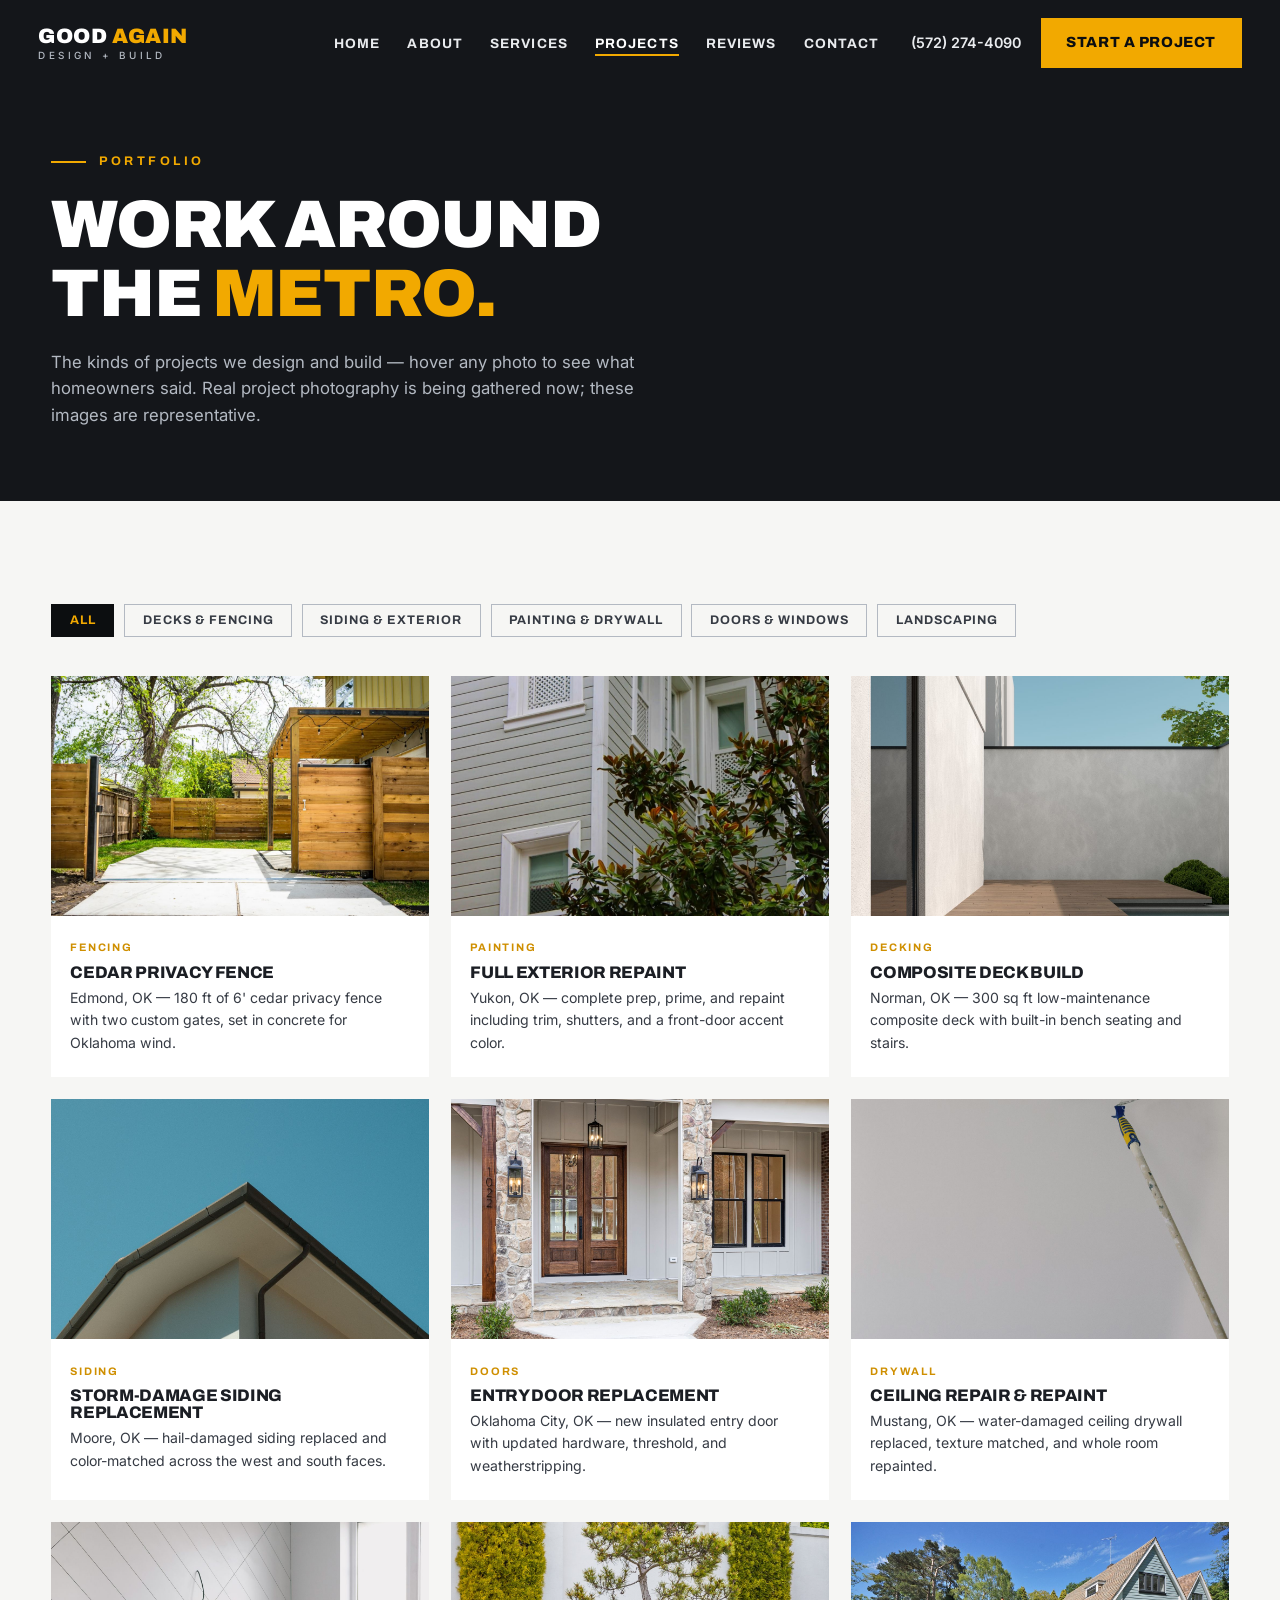
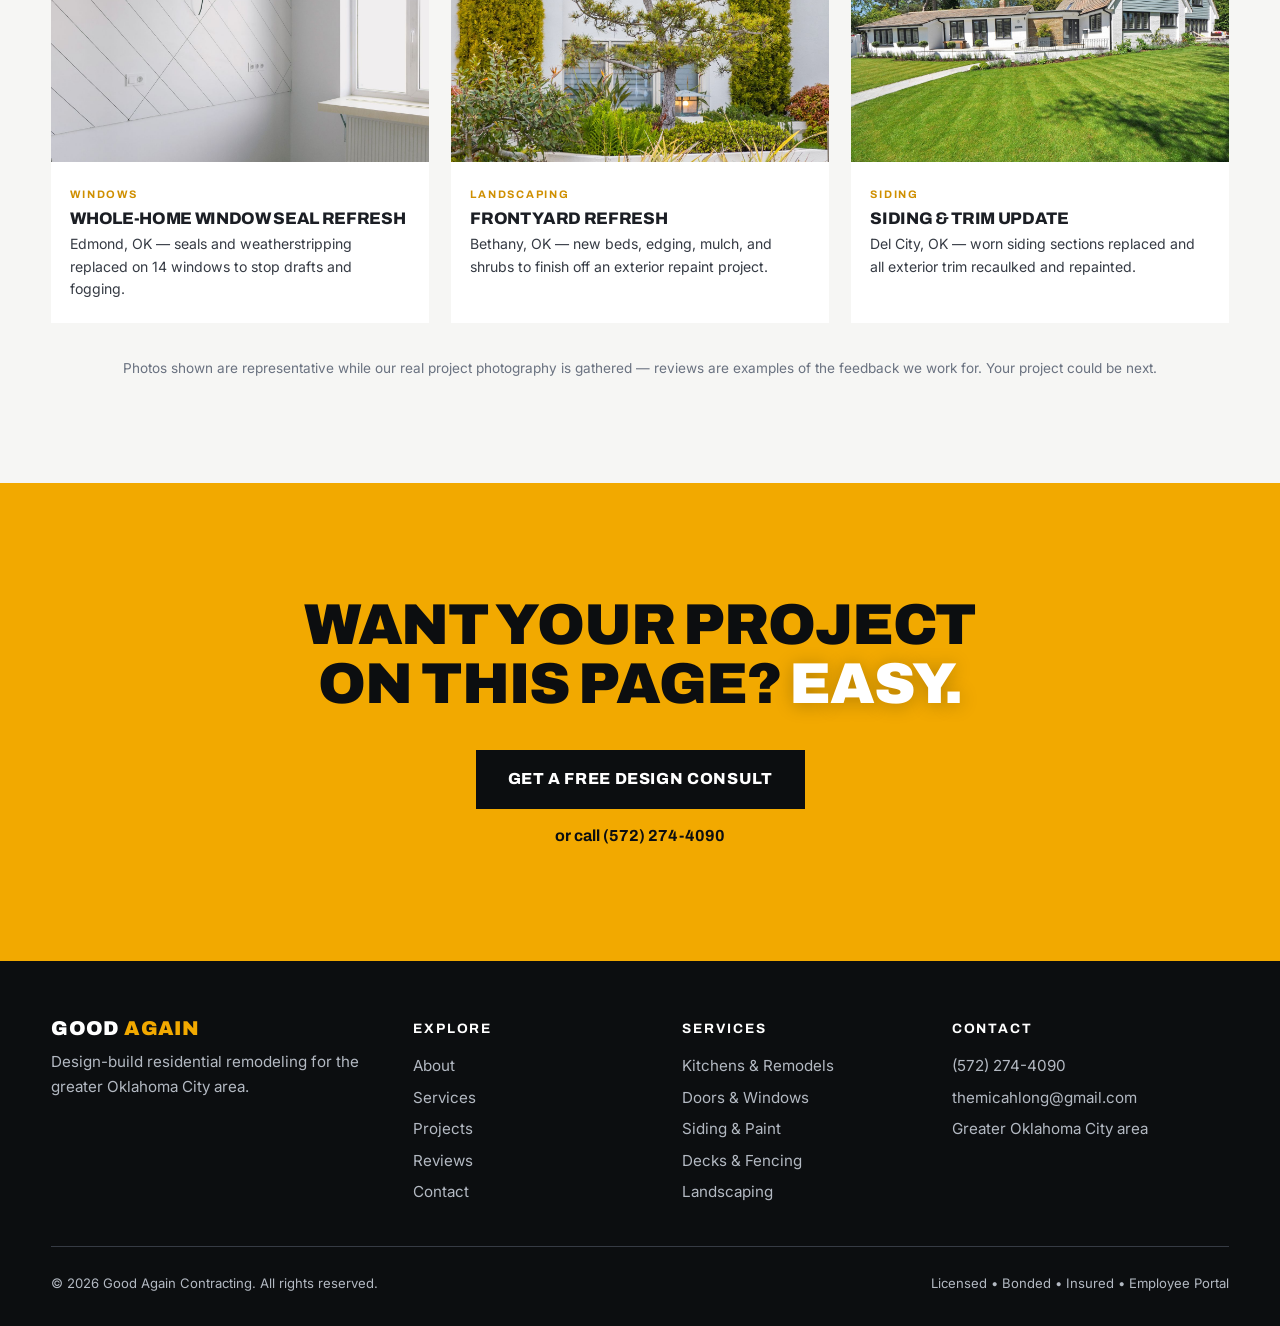
<file: projects.html>
<!DOCTYPE html>
<html lang="en">
<head>
  <meta charset="UTF-8" />
  <meta name="viewport" content="width=device-width, initial-scale=1.0" />
  <title>Projects | Good Again Contracting — OKC Design + Build Studio</title>
  <meta name="description" content="Remodels, decks, fences, siding, paint, and more around the Oklahoma City metro — see the kinds of projects Good Again Contracting designs and builds." />
  <meta name="geo.region" content="US-OK" />
  <meta name="geo.placename" content="Oklahoma City" />
  <link rel="preconnect" href="https://fonts.googleapis.com" />
  <link rel="preconnect" href="https://fonts.gstatic.com" crossorigin />
  <link href="https://fonts.googleapis.com/css2?family=Archivo:wght@500;700;800;900&family=Inter:wght@400;500;600&display=swap" rel="stylesheet" />
  <link rel="stylesheet" href="css/home.css" />
</head>
<body>
  <a class="skip-link" href="#main">Skip to main content</a>

  <header class="hd">
    <div class="hd-inner">
      <a class="wordmark" href="index.html">GOOD <span>AGAIN</span><small>Design + Build</small></a>
      <button class="nav-toggle" aria-expanded="false" aria-controls="site-nav"><span></span><span></span></button>
      <nav class="site-nav" id="site-nav" aria-label="Main navigation">
        <ul>
          <li><a href="index.html">Home</a></li>
          <li><a href="about.html">About</a></li>
          <li><a href="services.html">Services</a></li>
          <li><a href="projects.html" aria-current="page">Projects</a></li>
          <li><a href="reviews.html">Reviews</a></li>
          <li><a href="contact.html">Contact</a></li>
        </ul>
      </nav>
      <div class="hd-cta">
        <a class="hd-phone" href="tel:+15722744090">(572) 274-4090</a>
        <a class="btn btn--gold" href="contact.html">Start a project</a>
      </div>
    </div>
  </header>

  <main id="main">

    <section class="page-hero">
      <div class="wrap">
        <p class="kicker">Portfolio</p>
        <h1>Work around<br />the <em>metro.</em></h1>
        <p class="tagline">The kinds of projects we design and build — hover any photo to see what homeowners said. Real project photography is being gathered now; these images are representative.</p>
      </div>
    </section>

    <section class="sec">
      <div class="wrap">

        <div class="filters" role="group" aria-label="Filter projects by type">
          <button class="filter-btn is-active" data-filter="all" aria-pressed="true">All</button>
          <button class="filter-btn" data-filter="decks-fencing" aria-pressed="false">Decks &amp; Fencing</button>
          <button class="filter-btn" data-filter="exterior" aria-pressed="false">Siding &amp; Exterior</button>
          <button class="filter-btn" data-filter="paint-drywall" aria-pressed="false">Painting &amp; Drywall</button>
          <button class="filter-btn" data-filter="doors-windows" aria-pressed="false">Doors &amp; Windows</button>
          <button class="filter-btn" data-filter="landscaping" aria-pressed="false">Landscaping</button>
        </div>

        <div class="proj-grid">

          <div class="proj rv d1" data-category="decks-fencing" tabindex="0">
            <div class="proj-img">
              <img src="assets/fence.jpg" alt="Cedar privacy fence with custom gate" loading="lazy" />
              <div class="proj-review">
                <span class="stars" aria-hidden="true">★★★★★</span>
                <q>Our fence came out better than we imagined. Straightforward communication from the first call to the final walkthrough.</q>
                <cite>James T. — Oklahoma City</cite>
              </div>
            </div>
            <div class="proj-body">
              <span class="proj-tag">Fencing</span>
              <h3>Cedar Privacy Fence</h3>
              <p>Edmond, OK — 180 ft of 6' cedar privacy fence with two custom gates, set in concrete for Oklahoma wind.</p>
            </div>
          </div>

          <div class="proj rv d2" data-category="paint-drywall" tabindex="0">
            <div class="proj-img">
              <img src="assets/exterior-white.jpg" alt="Freshly repainted white home exterior" loading="lazy" />
              <div class="proj-review">
                <span class="stars" aria-hidden="true">★★★★★</span>
                <q>Showed up on time every single day, kept us updated, and the final price matched the quote exactly.</q>
                <cite>Sarah M. — Edmond</cite>
              </div>
            </div>
            <div class="proj-body">
              <span class="proj-tag">Painting</span>
              <h3>Full Exterior Repaint</h3>
              <p>Yukon, OK — complete prep, prime, and repaint including trim, shutters, and a front-door accent color.</p>
            </div>
          </div>

          <div class="proj rv d3" data-category="decks-fencing" tabindex="0">
            <div class="proj-img">
              <img src="assets/deck.jpg" alt="Composite deck with pool and glass doors" loading="lazy" />
              <div class="proj-review">
                <span class="stars" aria-hidden="true">★★★★★</span>
                <q>The new deck is our favorite part of the house now. Solid, level, beautiful — and they finished a day ahead of schedule.</q>
                <cite>Priya S. — Norman</cite>
              </div>
            </div>
            <div class="proj-body">
              <span class="proj-tag">Decking</span>
              <h3>Composite Deck Build</h3>
              <p>Norman, OK — 300 sq ft low-maintenance composite deck with built-in bench seating and stairs.</p>
            </div>
          </div>

          <div class="proj rv d1" data-category="exterior" tabindex="0">
            <div class="proj-img">
              <img src="assets/siding.jpg" alt="Repaired siding on a modern home" loading="lazy" />
              <div class="proj-review">
                <span class="stars" aria-hidden="true">★★★★★</span>
                <q>They replaced our damaged siding fast and worked directly with what our insurance covered. Took a stressful situation and made it easy.</q>
                <cite>Mike &amp; Karen H. — Moore</cite>
              </div>
            </div>
            <div class="proj-body">
              <span class="proj-tag">Siding</span>
              <h3>Storm-Damage Siding Replacement</h3>
              <p>Moore, OK — hail-damaged siding replaced and color-matched across the west and south faces.</p>
            </div>
          </div>

          <div class="proj rv d2" data-category="doors-windows" tabindex="0">
            <div class="proj-img">
              <img src="assets/door.jpg" alt="New entry doors with lantern lighting" loading="lazy" />
              <div class="proj-review">
                <span class="stars" aria-hidden="true">★★★★★</span>
                <q>They fixed our front door and repainted the whole exterior — the final price matched the quote exactly.</q>
                <cite>Sarah M. — Edmond</cite>
              </div>
            </div>
            <div class="proj-body">
              <span class="proj-tag">Doors</span>
              <h3>Entry Door Replacement</h3>
              <p>Oklahoma City, OK — new insulated entry door with updated hardware, threshold, and weatherstripping.</p>
            </div>
          </div>

          <div class="proj rv d3" data-category="paint-drywall" tabindex="0">
            <div class="proj-img">
              <img src="assets/paint2.jpg" alt="Ceiling and wall repair mid-repaint" loading="lazy" />
              <div class="proj-review">
                <span class="stars" aria-hidden="true">★★★★★</span>
                <q>Drywall repair you genuinely cannot find. They matched the texture perfectly and cleaned up like they were never here.</q>
                <cite>Dana R. — Moore</cite>
              </div>
            </div>
            <div class="proj-body">
              <span class="proj-tag">Drywall</span>
              <h3>Ceiling Repair &amp; Repaint</h3>
              <p>Mustang, OK — water-damaged ceiling drywall replaced, texture matched, and whole room repainted.</p>
            </div>
          </div>

          <div class="proj rv d1" data-category="doors-windows" tabindex="0">
            <div class="proj-img">
              <img src="assets/after.jpg" alt="Bright room with refreshed window" loading="lazy" />
              <div class="proj-review">
                <span class="stars" aria-hidden="true">★★★★★</span>
                <q>Finally, a contractor who answers the phone. Quality work on our window seals — and our energy bill actually dropped.</q>
                <cite>Robert L. — Yukon</cite>
              </div>
            </div>
            <div class="proj-body">
              <span class="proj-tag">Windows</span>
              <h3>Whole-Home Window Seal Refresh</h3>
              <p>Edmond, OK — seals and weatherstripping replaced on 14 windows to stop drafts and fogging.</p>
            </div>
          </div>

          <div class="proj rv d2" data-category="landscaping" tabindex="0">
            <div class="proj-img">
              <img src="assets/landscaping2.jpg" alt="Landscaped front garden of a modern home" loading="lazy" />
            </div>
            <div class="proj-body">
              <span class="proj-tag">Landscaping</span>
              <h3>Front Yard Refresh</h3>
              <p>Bethany, OK — new beds, edging, mulch, and shrubs to finish off an exterior repaint project.</p>
            </div>
          </div>

          <div class="proj rv d3" data-category="exterior" tabindex="0">
            <div class="proj-img">
              <img src="assets/landscaping.jpg" alt="Home exterior with refreshed trim and yard" loading="lazy" />
            </div>
            <div class="proj-body">
              <span class="proj-tag">Siding</span>
              <h3>Siding &amp; Trim Update</h3>
              <p>Del City, OK — worn siding sections replaced and all exterior trim recaulked and repainted.</p>
            </div>
          </div>

        </div>

        <p class="gallery-note">Photos shown are representative while our real project photography is gathered — reviews are examples of the feedback we work for. Your project could be next.</p>
      </div>
    </section>

    <section class="cta">
      <div class="wrap">
        <h2 class="rv">Want your project<br />on this page? <em>Easy.</em></h2>
        <div class="cta-actions rv d2">
          <a class="btn btn--black btn--lg" href="contact.html">Get a free design consult</a>
          <a class="cta-phone" href="tel:+15722744090">or call (572) 274-4090</a>
        </div>
      </div>
    </section>
  </main>

  <footer class="ft">
    <div class="wrap ft-grid">
      <div>
        <p class="wordmark ft-mark">GOOD <span>AGAIN</span></p>
        <p>Design-build residential remodeling for the greater Oklahoma City area.</p>
      </div>
      <div>
        <h4>Explore</h4>
        <ul>
          <li><a href="about.html">About</a></li>
          <li><a href="services.html">Services</a></li>
          <li><a href="projects.html">Projects</a></li>
          <li><a href="reviews.html">Reviews</a></li>
          <li><a href="contact.html">Contact</a></li>
        </ul>
      </div>
      <div>
        <h4>Services</h4>
        <ul>
          <li><a href="services.html#remodels">Kitchens &amp; Remodels</a></li>
          <li><a href="services.html#doors">Doors &amp; Windows</a></li>
          <li><a href="services.html#siding">Siding &amp; Paint</a></li>
          <li><a href="services.html#decks">Decks &amp; Fencing</a></li>
          <li><a href="services.html#landscaping">Landscaping</a></li>
        </ul>
      </div>
      <div>
        <h4>Contact</h4>
        <ul>
          <li><a href="tel:+15722744090">(572) 274-4090</a></li>
          <li><a href="mailto:themicahlong@gmail.com">themicahlong@gmail.com</a></li>
          <li>Greater Oklahoma City area</li>
        </ul>
      </div>
    </div>
    <div class="wrap ft-bottom">
      <span>© <span data-year></span> Good Again Contracting. All rights reserved.</span>
      <span>Licensed • Bonded • Insured • <a href="https://portal.goodagaincontracting.com">Employee Portal</a></span>
    </div>
  </footer>

  <a class="float-call" href="tel:+15722744090">Call Now</a>
  <script src="js/home.js"></script>
<script src="js/cms.js?v=3"></script>
</body>
</html>
</file>
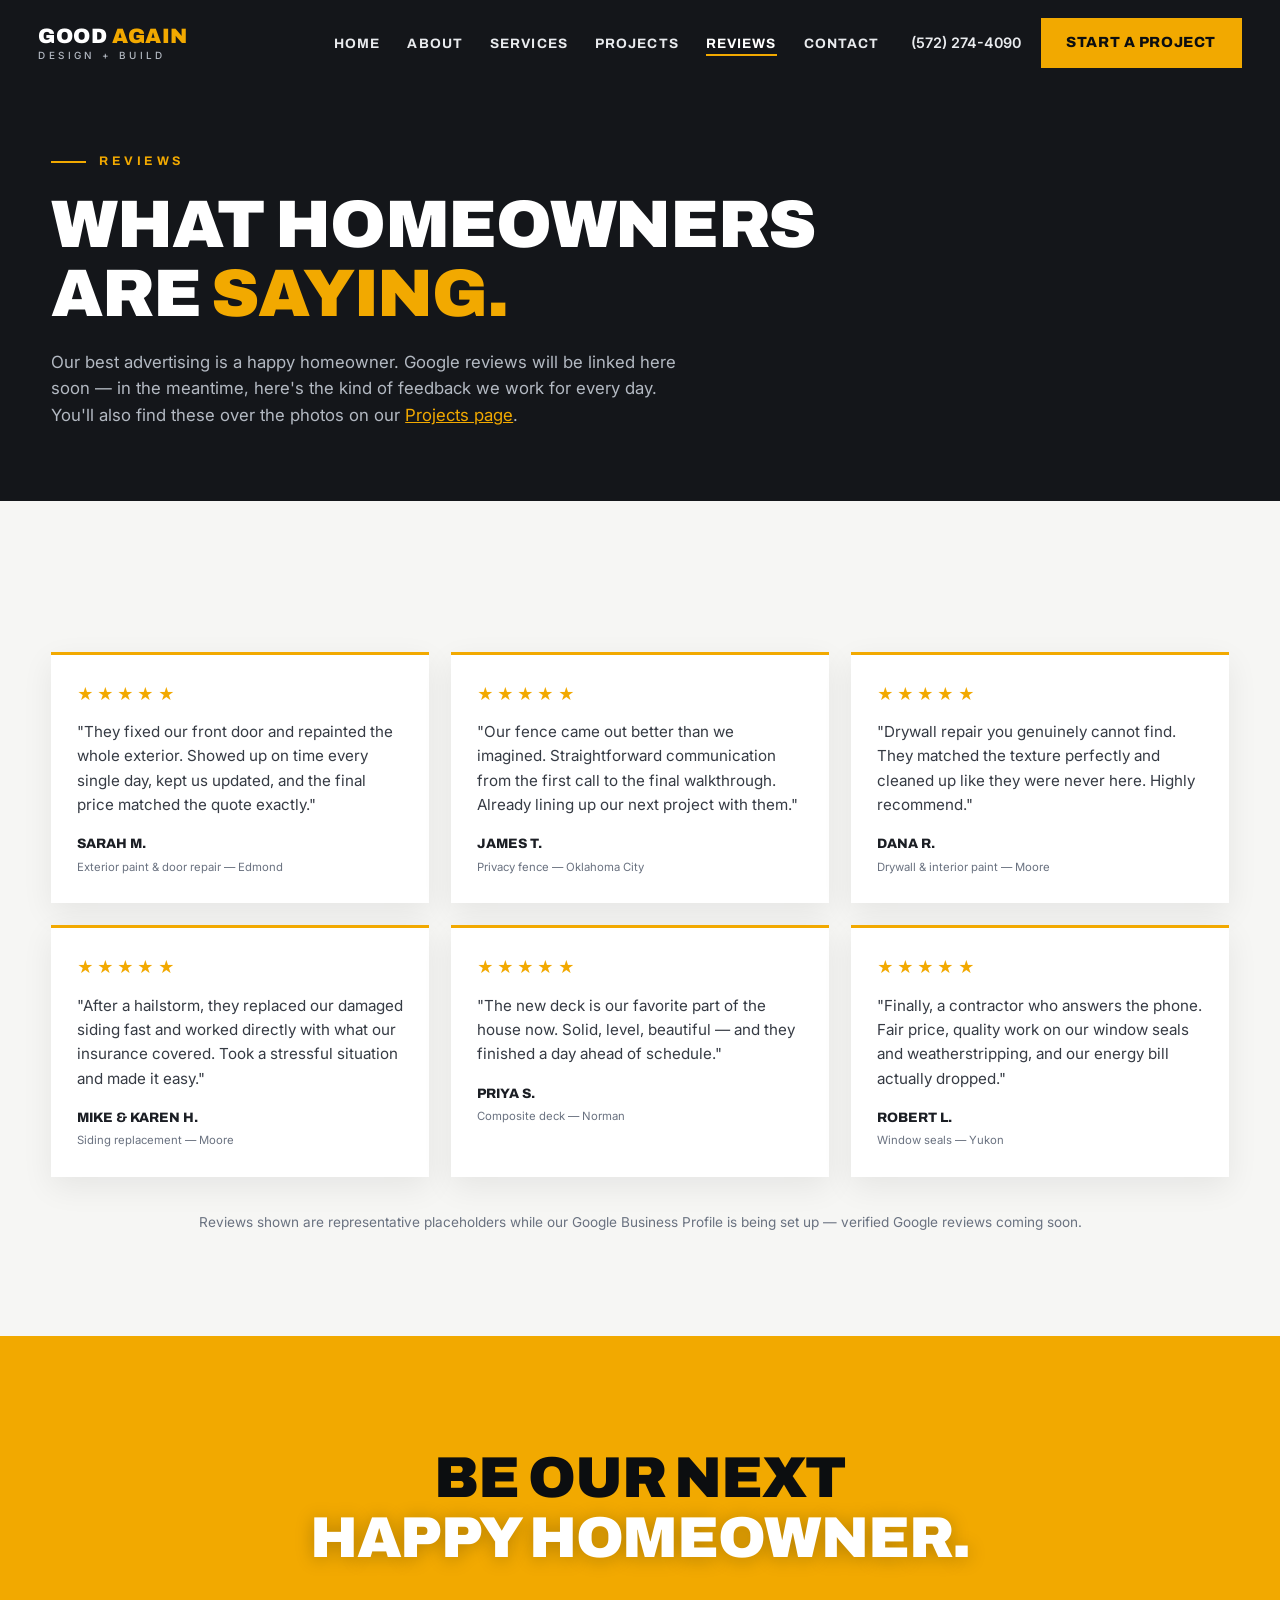
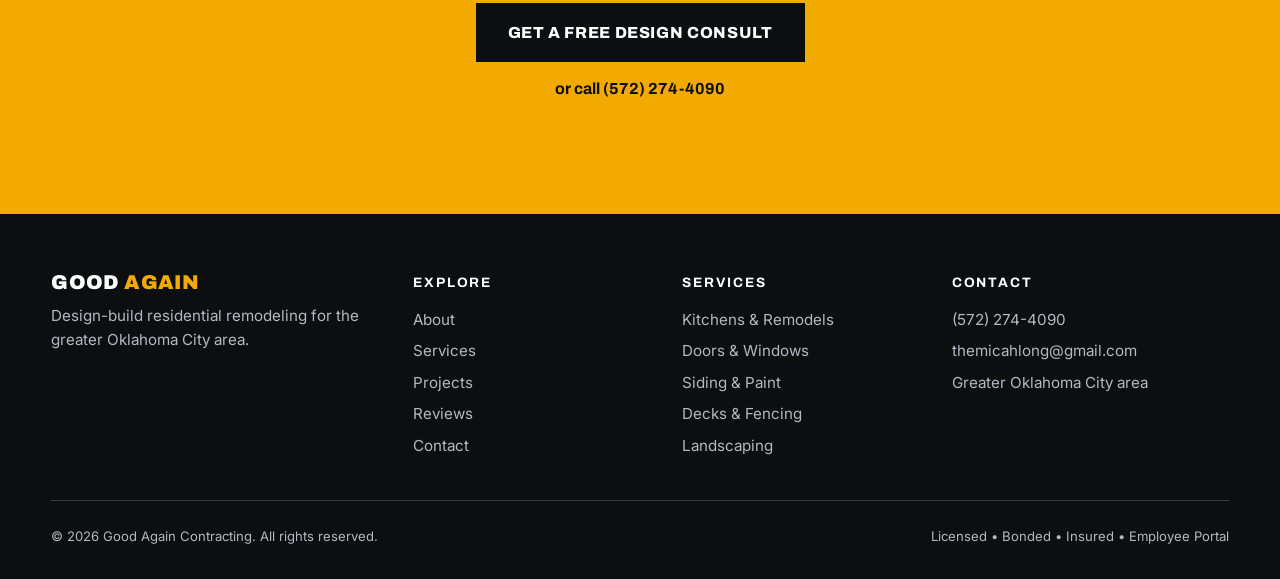
<file: reviews.html>
<!DOCTYPE html>
<html lang="en">
<head>
  <meta charset="UTF-8" />
  <meta name="viewport" content="width=device-width, initial-scale=1.0" />
  <title>Reviews | Good Again Contracting — OKC Design + Build Studio</title>
  <meta name="description" content="What Oklahoma City homeowners say about Good Again Contracting — honest pricing, showing up on time, and work we stand behind." />
  <meta name="geo.region" content="US-OK" />
  <meta name="geo.placename" content="Oklahoma City" />
  <link rel="preconnect" href="https://fonts.googleapis.com" />
  <link rel="preconnect" href="https://fonts.gstatic.com" crossorigin />
  <link href="https://fonts.googleapis.com/css2?family=Archivo:wght@500;700;800;900&family=Inter:wght@400;500;600&display=swap" rel="stylesheet" />
  <link rel="stylesheet" href="css/home.css" />
</head>
<body>
  <a class="skip-link" href="#main">Skip to main content</a>

  <header class="hd">
    <div class="hd-inner">
      <a class="wordmark" href="index.html">GOOD <span>AGAIN</span><small>Design + Build</small></a>
      <button class="nav-toggle" aria-expanded="false" aria-controls="site-nav"><span></span><span></span></button>
      <nav class="site-nav" id="site-nav" aria-label="Main navigation">
        <ul>
          <li><a href="index.html">Home</a></li>
          <li><a href="about.html">About</a></li>
          <li><a href="services.html">Services</a></li>
          <li><a href="projects.html">Projects</a></li>
          <li><a href="reviews.html" aria-current="page">Reviews</a></li>
          <li><a href="contact.html">Contact</a></li>
        </ul>
      </nav>
      <div class="hd-cta">
        <a class="hd-phone" href="tel:+15722744090">(572) 274-4090</a>
        <a class="btn btn--gold" href="contact.html">Start a project</a>
      </div>
    </div>
  </header>

  <main id="main">

    <section class="page-hero">
      <div class="wrap">
        <p class="kicker">Reviews</p>
        <h1>What homeowners<br />are <em>saying.</em></h1>
        <p class="tagline">Our best advertising is a happy homeowner. Google reviews will be linked here soon — in the meantime, here's the kind of feedback we work for every day. You'll also find these over the photos on our <a href="projects.html" style="color: var(--gold);">Projects page</a>.</p>
      </div>
    </section>

    <!-- NOTE: Placeholder reviews. Replace with real Google reviews (and a link to the
         Google Business Profile) once they're live. -->
    <section class="sec">
      <div class="wrap">
        <div class="rev-grid">

          <div class="rev-card rv d1">
            <div class="stars" aria-label="5 out of 5 stars">★★★★★</div>
            <blockquote>"They fixed our front door and repainted the whole exterior. Showed up on time every single day, kept us updated, and the final price matched the quote exactly."</blockquote>
            <cite>Sarah M.<small>Exterior paint &amp; door repair — Edmond</small></cite>
          </div>

          <div class="rev-card rv d2">
            <div class="stars" aria-label="5 out of 5 stars">★★★★★</div>
            <blockquote>"Our fence came out better than we imagined. Straightforward communication from the first call to the final walkthrough. Already lining up our next project with them."</blockquote>
            <cite>James T.<small>Privacy fence — Oklahoma City</small></cite>
          </div>

          <div class="rev-card rv d3">
            <div class="stars" aria-label="5 out of 5 stars">★★★★★</div>
            <blockquote>"Drywall repair you genuinely cannot find. They matched the texture perfectly and cleaned up like they were never here. Highly recommend."</blockquote>
            <cite>Dana R.<small>Drywall &amp; interior paint — Moore</small></cite>
          </div>

          <div class="rev-card rv d1">
            <div class="stars" aria-label="5 out of 5 stars">★★★★★</div>
            <blockquote>"After a hailstorm, they replaced our damaged siding fast and worked directly with what our insurance covered. Took a stressful situation and made it easy."</blockquote>
            <cite>Mike &amp; Karen H.<small>Siding replacement — Moore</small></cite>
          </div>

          <div class="rev-card rv d2">
            <div class="stars" aria-label="5 out of 5 stars">★★★★★</div>
            <blockquote>"The new deck is our favorite part of the house now. Solid, level, beautiful — and they finished a day ahead of schedule."</blockquote>
            <cite>Priya S.<small>Composite deck — Norman</small></cite>
          </div>

          <div class="rev-card rv d3">
            <div class="stars" aria-label="5 out of 5 stars">★★★★★</div>
            <blockquote>"Finally, a contractor who answers the phone. Fair price, quality work on our window seals and weatherstripping, and our energy bill actually dropped."</blockquote>
            <cite>Robert L.<small>Window seals — Yukon</small></cite>
          </div>

        </div>

        <p class="gallery-note">Reviews shown are representative placeholders while our Google Business Profile is being set up — verified Google reviews coming soon.</p>
      </div>
    </section>

    <section class="cta">
      <div class="wrap">
        <h2 class="rv">Be our next<br /><em>happy homeowner.</em></h2>
        <div class="cta-actions rv d2">
          <a class="btn btn--black btn--lg" href="contact.html">Get a free design consult</a>
          <a class="cta-phone" href="tel:+15722744090">or call (572) 274-4090</a>
        </div>
      </div>
    </section>
  </main>

  <footer class="ft">
    <div class="wrap ft-grid">
      <div>
        <p class="wordmark ft-mark">GOOD <span>AGAIN</span></p>
        <p>Design-build residential remodeling for the greater Oklahoma City area.</p>
      </div>
      <div>
        <h4>Explore</h4>
        <ul>
          <li><a href="about.html">About</a></li>
          <li><a href="services.html">Services</a></li>
          <li><a href="projects.html">Projects</a></li>
          <li><a href="reviews.html">Reviews</a></li>
          <li><a href="contact.html">Contact</a></li>
        </ul>
      </div>
      <div>
        <h4>Services</h4>
        <ul>
          <li><a href="services.html#remodels">Kitchens &amp; Remodels</a></li>
          <li><a href="services.html#doors">Doors &amp; Windows</a></li>
          <li><a href="services.html#siding">Siding &amp; Paint</a></li>
          <li><a href="services.html#decks">Decks &amp; Fencing</a></li>
          <li><a href="services.html#landscaping">Landscaping</a></li>
        </ul>
      </div>
      <div>
        <h4>Contact</h4>
        <ul>
          <li><a href="tel:+15722744090">(572) 274-4090</a></li>
          <li><a href="mailto:themicahlong@gmail.com">themicahlong@gmail.com</a></li>
          <li>Greater Oklahoma City area</li>
        </ul>
      </div>
    </div>
    <div class="wrap ft-bottom">
      <span>© <span data-year></span> Good Again Contracting. All rights reserved.</span>
      <span>Licensed • Bonded • Insured • <a href="https://portal.goodagaincontracting.com">Employee Portal</a></span>
    </div>
  </footer>

  <a class="float-call" href="tel:+15722744090">Call Now</a>
  <script src="js/home.js"></script>
<script src="js/cms.js?v=3"></script>
</body>
</html>
</file>
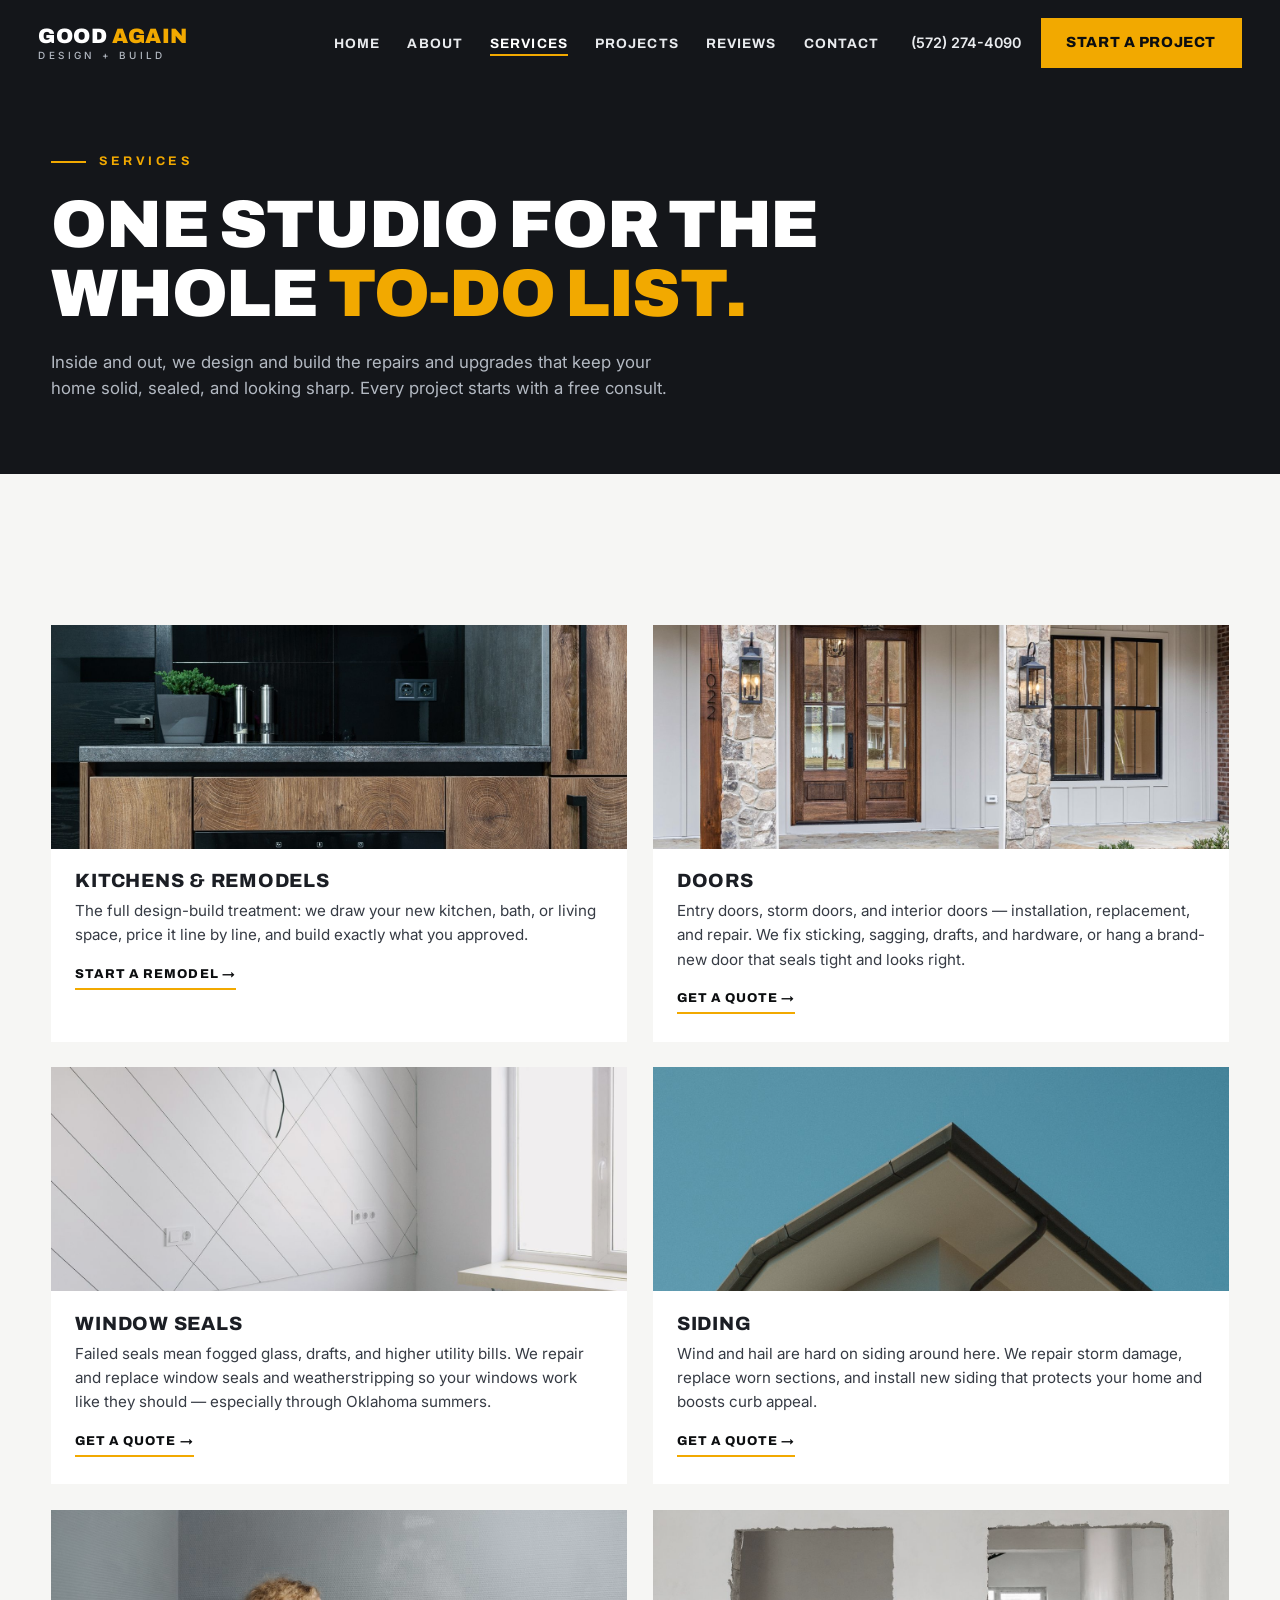
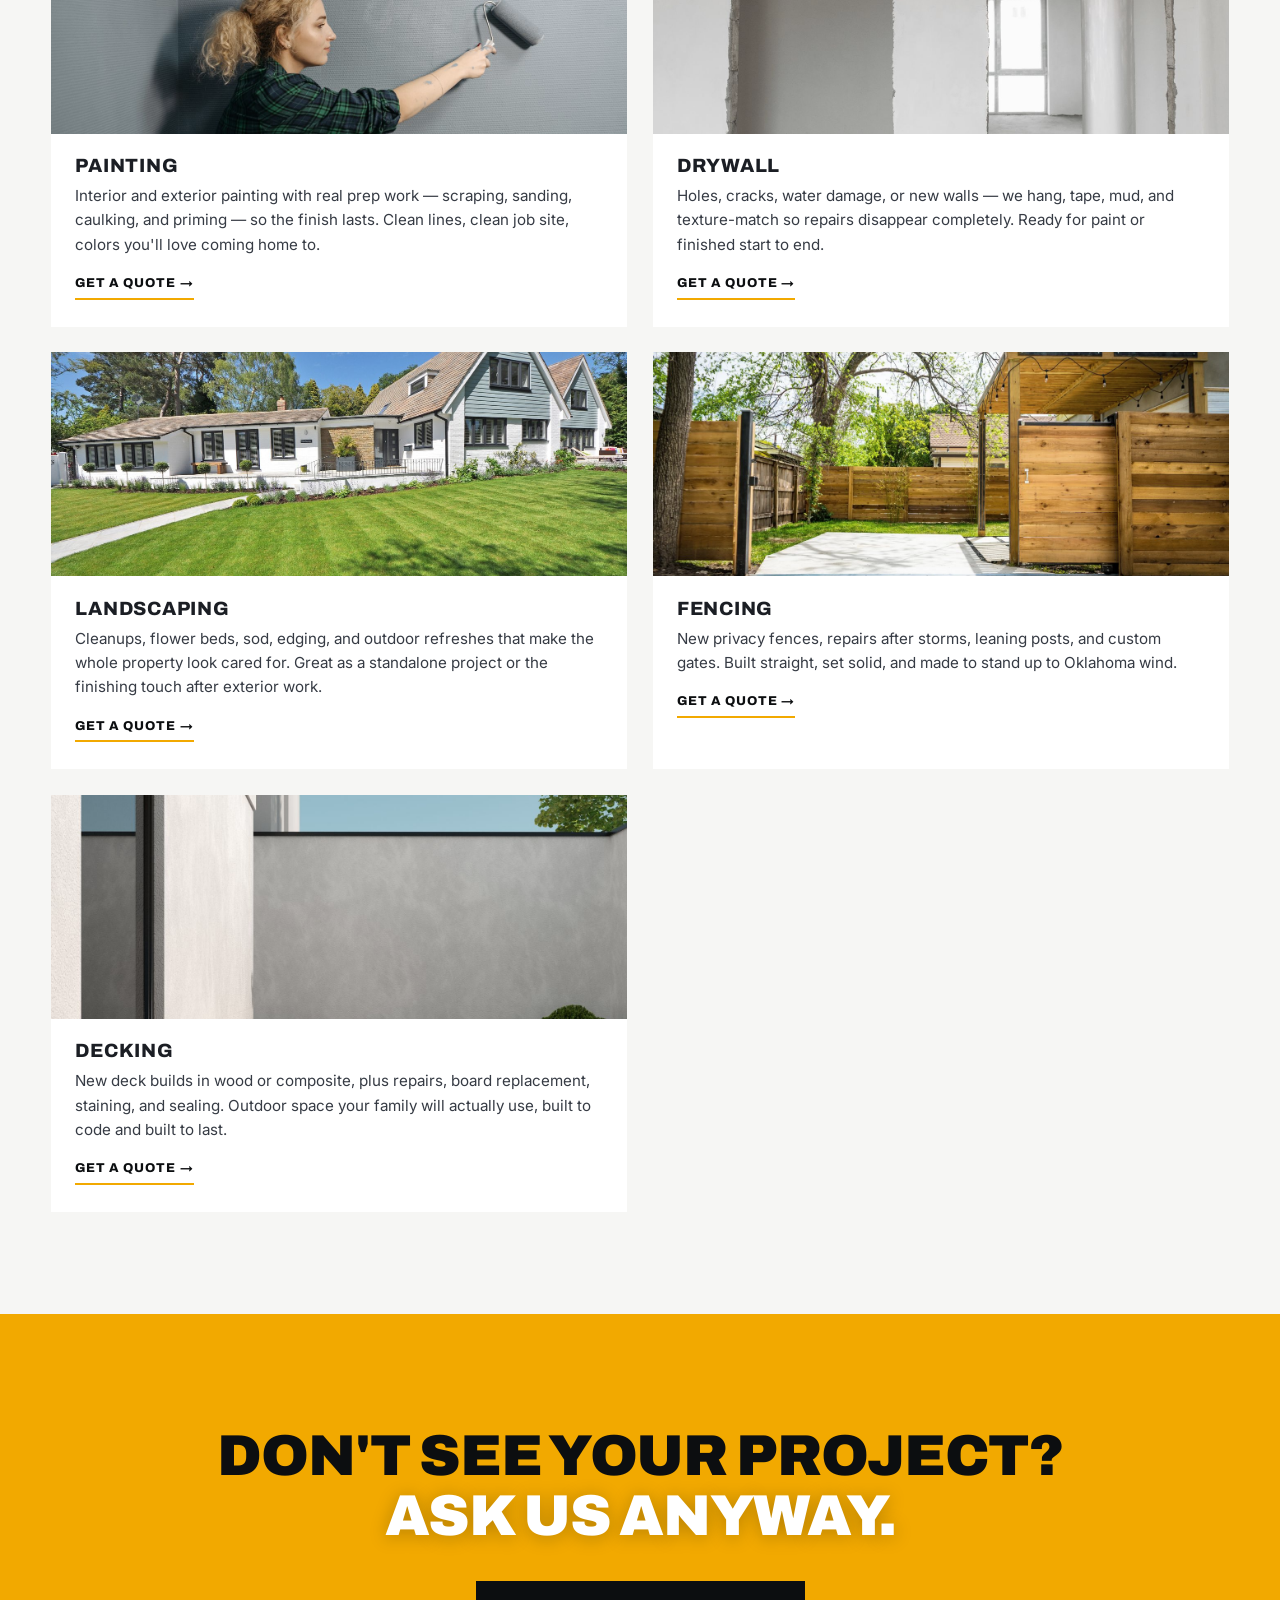
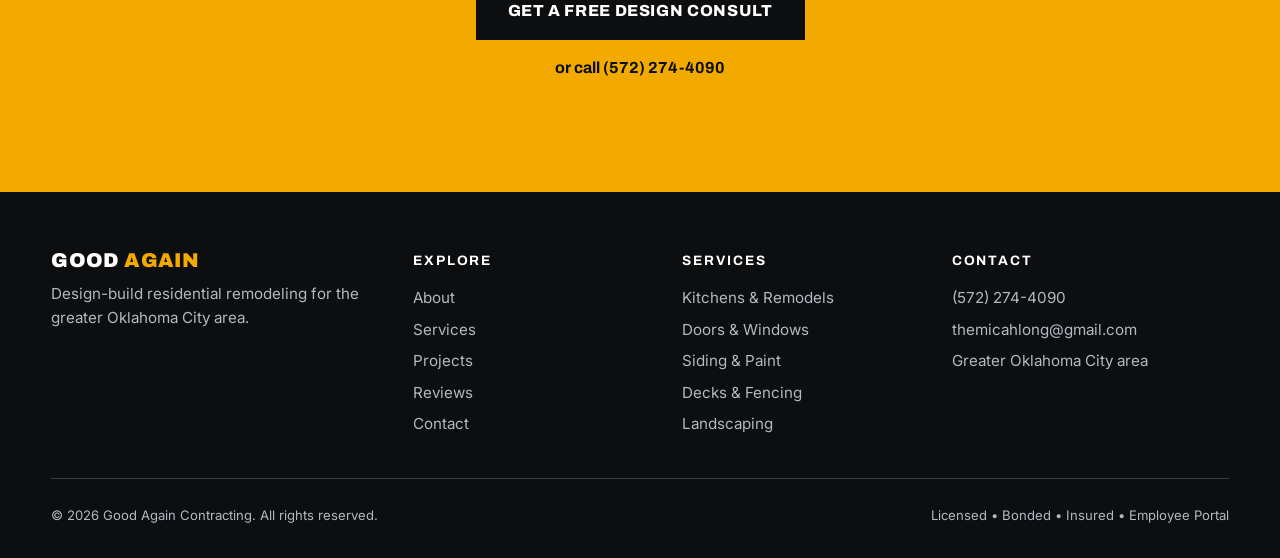
<file: services.html>
<!DOCTYPE html>
<html lang="en">
<head>
  <meta charset="UTF-8" />
  <meta name="viewport" content="width=device-width, initial-scale=1.0" />
  <title>Services | Good Again Contracting — OKC Design + Build Studio</title>
  <meta name="description" content="Kitchens, remodels, doors, windows, siding, painting, drywall, fencing, decks, and landscaping — designed and built by Good Again Contracting for homeowners across the greater Oklahoma City area." />
  <meta name="geo.region" content="US-OK" />
  <meta name="geo.placename" content="Oklahoma City" />
  <link rel="preconnect" href="https://fonts.googleapis.com" />
  <link rel="preconnect" href="https://fonts.gstatic.com" crossorigin />
  <link href="https://fonts.googleapis.com/css2?family=Archivo:wght@500;700;800;900&family=Inter:wght@400;500;600&display=swap" rel="stylesheet" />
  <link rel="stylesheet" href="css/home.css" />
</head>
<body>
  <a class="skip-link" href="#main">Skip to main content</a>

  <header class="hd">
    <div class="hd-inner">
      <a class="wordmark" href="index.html">GOOD <span>AGAIN</span><small>Design + Build</small></a>
      <button class="nav-toggle" aria-expanded="false" aria-controls="site-nav"><span></span><span></span></button>
      <nav class="site-nav" id="site-nav" aria-label="Main navigation">
        <ul>
          <li><a href="index.html">Home</a></li>
          <li><a href="about.html">About</a></li>
          <li><a href="services.html" aria-current="page">Services</a></li>
          <li><a href="projects.html">Projects</a></li>
          <li><a href="reviews.html">Reviews</a></li>
          <li><a href="contact.html">Contact</a></li>
        </ul>
      </nav>
      <div class="hd-cta">
        <a class="hd-phone" href="tel:+15722744090">(572) 274-4090</a>
        <a class="btn btn--gold" href="contact.html">Start a project</a>
      </div>
    </div>
  </header>

  <main id="main">

    <section class="page-hero">
      <div class="wrap">
        <p class="kicker">Services</p>
        <h1>One studio for the<br />whole <em>to-do list.</em></h1>
        <p class="tagline">Inside and out, we design and build the repairs and upgrades that keep your home solid, sealed, and looking sharp. Every project starts with a free consult.</p>
      </div>
    </section>

    <section class="sec">
      <div class="wrap">
        <div class="svc-grid">

          <div class="card-svc rv d1" id="remodels">
            <img src="assets/kitchen-wood.jpg" alt="Finished modern kitchen remodel" loading="lazy" />
            <div class="body">
              <h3>Kitchens &amp; Remodels</h3>
              <p>The full design-build treatment: we draw your new kitchen, bath, or living space, price it line by line, and build exactly what you approved.</p>
              <a class="text-link" href="contact.html">Start a remodel <span aria-hidden="true">→</span></a>
            </div>
          </div>

          <div class="card-svc rv d2" id="doors">
            <img src="assets/door.jpg" alt="New residential entry doors" loading="lazy" />
            <div class="body">
              <h3>Doors</h3>
              <p>Entry doors, storm doors, and interior doors — installation, replacement, and repair. We fix sticking, sagging, drafts, and hardware, or hang a brand-new door that seals tight and looks right.</p>
              <a class="text-link" href="contact.html">Get a quote <span aria-hidden="true">→</span></a>
            </div>
          </div>

          <div class="card-svc rv d1" id="windows">
            <img src="assets/after.jpg" alt="Bright room with a new window" loading="lazy" />
            <div class="body">
              <h3>Window Seals</h3>
              <p>Failed seals mean fogged glass, drafts, and higher utility bills. We repair and replace window seals and weatherstripping so your windows work like they should — especially through Oklahoma summers.</p>
              <a class="text-link" href="contact.html">Get a quote <span aria-hidden="true">→</span></a>
            </div>
          </div>

          <div class="card-svc rv d2" id="siding">
            <img src="assets/siding.jpg" alt="Modern home exterior with clean siding" loading="lazy" />
            <div class="body">
              <h3>Siding</h3>
              <p>Wind and hail are hard on siding around here. We repair storm damage, replace worn sections, and install new siding that protects your home and boosts curb appeal.</p>
              <a class="text-link" href="contact.html">Get a quote <span aria-hidden="true">→</span></a>
            </div>
          </div>

          <div class="card-svc rv d1" id="painting">
            <img src="assets/paint.jpg" alt="Interior wall being repainted with a roller" loading="lazy" />
            <div class="body">
              <h3>Painting</h3>
              <p>Interior and exterior painting with real prep work — scraping, sanding, caulking, and priming — so the finish lasts. Clean lines, clean job site, colors you'll love coming home to.</p>
              <a class="text-link" href="contact.html">Get a quote <span aria-hidden="true">→</span></a>
            </div>
          </div>

          <div class="card-svc rv d2" id="drywall">
            <img src="assets/before.jpg" alt="Wall prepared for drywall finishing" loading="lazy" />
            <div class="body">
              <h3>Drywall</h3>
              <p>Holes, cracks, water damage, or new walls — we hang, tape, mud, and texture-match so repairs disappear completely. Ready for paint or finished start to end.</p>
              <a class="text-link" href="contact.html">Get a quote <span aria-hidden="true">→</span></a>
            </div>
          </div>

          <div class="card-svc rv d1" id="landscaping">
            <img src="assets/landscaping.jpg" alt="Landscaped front yard with manicured lawn" loading="lazy" />
            <div class="body">
              <h3>Landscaping</h3>
              <p>Cleanups, flower beds, sod, edging, and outdoor refreshes that make the whole property look cared for. Great as a standalone project or the finishing touch after exterior work.</p>
              <a class="text-link" href="contact.html">Get a quote <span aria-hidden="true">→</span></a>
            </div>
          </div>

          <div class="card-svc rv d2" id="fencing">
            <img src="assets/fence.jpg" alt="Sunlit wooden privacy fence and gate" loading="lazy" />
            <div class="body">
              <h3>Fencing</h3>
              <p>New privacy fences, repairs after storms, leaning posts, and custom gates. Built straight, set solid, and made to stand up to Oklahoma wind.</p>
              <a class="text-link" href="contact.html">Get a quote <span aria-hidden="true">→</span></a>
            </div>
          </div>

          <div class="card-svc rv d1" id="decks">
            <img src="assets/deck.jpg" alt="New wooden backyard deck" loading="lazy" />
            <div class="body">
              <h3>Decking</h3>
              <p>New deck builds in wood or composite, plus repairs, board replacement, staining, and sealing. Outdoor space your family will actually use, built to code and built to last.</p>
              <a class="text-link" href="contact.html">Get a quote <span aria-hidden="true">→</span></a>
            </div>
          </div>

        </div>
      </div>
    </section>

    <section class="cta">
      <div class="wrap">
        <h2 class="rv">Don't see your project?<br /><em>Ask us anyway.</em></h2>
        <div class="cta-actions rv d2">
          <a class="btn btn--black btn--lg" href="contact.html">Get a free design consult</a>
          <a class="cta-phone" href="tel:+15722744090">or call (572) 274-4090</a>
        </div>
      </div>
    </section>
  </main>

  <footer class="ft">
    <div class="wrap ft-grid">
      <div>
        <p class="wordmark ft-mark">GOOD <span>AGAIN</span></p>
        <p>Design-build residential remodeling for the greater Oklahoma City area.</p>
      </div>
      <div>
        <h4>Explore</h4>
        <ul>
          <li><a href="about.html">About</a></li>
          <li><a href="services.html">Services</a></li>
          <li><a href="projects.html">Projects</a></li>
          <li><a href="reviews.html">Reviews</a></li>
          <li><a href="contact.html">Contact</a></li>
        </ul>
      </div>
      <div>
        <h4>Services</h4>
        <ul>
          <li><a href="services.html#remodels">Kitchens &amp; Remodels</a></li>
          <li><a href="services.html#doors">Doors &amp; Windows</a></li>
          <li><a href="services.html#siding">Siding &amp; Paint</a></li>
          <li><a href="services.html#decks">Decks &amp; Fencing</a></li>
          <li><a href="services.html#landscaping">Landscaping</a></li>
        </ul>
      </div>
      <div>
        <h4>Contact</h4>
        <ul>
          <li><a href="tel:+15722744090">(572) 274-4090</a></li>
          <li><a href="mailto:themicahlong@gmail.com">themicahlong@gmail.com</a></li>
          <li>Greater Oklahoma City area</li>
        </ul>
      </div>
    </div>
    <div class="wrap ft-bottom">
      <span>© <span data-year></span> Good Again Contracting. All rights reserved.</span>
      <span>Licensed • Bonded • Insured • <a href="https://portal.goodagaincontracting.com">Employee Portal</a></span>
    </div>
  </footer>

  <a class="float-call" href="tel:+15722744090">Call Now</a>
  <script src="js/home.js"></script>
<script src="js/cms.js?v=3"></script>
</body>
</html>
</file>
<file: css/home.css>
/* Good Again Contracting — homepage (design-build studio look)
   Palette: gunmetal greys, construction gold, black. Scoped to index.html;
   the other pages keep css/styles.css until the rollout. */

:root {
  --ink: #0c0e10;
  --steel-950: #14161a;
  --steel-900: #1b1e24;
  --steel-700: #363b44;
  --steel-500: #6a7280;
  --steel-300: #b3b9c2;
  --steel-100: #e9ebee;
  --paper: #f6f6f4;
  --white: #ffffff;
  --gold: #f2a900;
  --gold-deep: #cf8f00;
  --font-head: "Archivo", sans-serif;
  --font-body: "Inter", sans-serif;
  --ease: cubic-bezier(0.22, 1, 0.36, 1);
}

* { margin: 0; padding: 0; box-sizing: border-box; }
html { scroll-behavior: smooth; }
body {
  font-family: var(--font-body);
  color: var(--steel-900);
  background: var(--paper);
  line-height: 1.6;
  -webkit-font-smoothing: antialiased;
}
img, video { display: block; max-width: 100%; }
a { color: inherit; }
.wrap { width: min(1180px, 92%); margin: 0 auto; }

h1, h2, h3, .wordmark { font-family: var(--font-head); line-height: 1.04; letter-spacing: -0.02em; }
h2 { font-size: clamp(2rem, 4.6vw, 3.4rem); font-weight: 800; }
h2 em, h1 em { font-style: normal; color: var(--gold); }

.kicker {
  font-family: var(--font-head);
  font-size: 0.78rem;
  font-weight: 700;
  letter-spacing: 0.28em;
  text-transform: uppercase;
  color: var(--gold-deep);
  margin-bottom: 1.1rem;
}
.kicker::before { content: ""; display: inline-block; width: 2.2rem; height: 2px; background: var(--gold); vertical-align: middle; margin-right: 0.8rem; }

/* ---------- Buttons ---------- */
.btn {
  display: inline-block;
  font-family: var(--font-head);
  font-weight: 800;
  font-size: 0.92rem;
  letter-spacing: 0.04em;
  text-transform: uppercase;
  text-decoration: none;
  padding: 0.85rem 1.6rem;
  transition: transform 0.25s var(--ease), background 0.25s, color 0.25s, border-color 0.25s;
}
.btn--lg { padding: 1.05rem 2rem; font-size: 1rem; }
.btn--gold { background: var(--gold); color: var(--ink); }
.btn--gold:hover { background: var(--white); transform: translateY(-2px); }
.btn--line { border: 1px solid rgba(255, 255, 255, 0.5); color: var(--white); }
.btn--line:hover { border-color: var(--gold); color: var(--gold); transform: translateY(-2px); }
.btn--black { background: var(--ink); color: var(--white); }
.btn--black:hover { background: var(--white); color: var(--ink); transform: translateY(-2px); }

/* ---------- Header ---------- */
.hd {
  position: fixed;
  inset: 0 0 auto 0;
  z-index: 80;
  transition: background 0.35s, box-shadow 0.35s;
}
.hd.is-scrolled { background: rgba(12, 14, 16, 0.92); backdrop-filter: blur(10px); box-shadow: 0 8px 30px rgba(0, 0, 0, 0.35); }
.hd-inner { width: min(1320px, 94%); margin: 0 auto; display: flex; align-items: center; gap: 2rem; padding: 1.1rem 0; }
.wordmark { font-weight: 900; font-size: 1.3rem; color: var(--white); text-decoration: none; letter-spacing: 0.02em; }
.wordmark span { color: var(--gold); }
.wordmark small { display: block; font-family: var(--font-body); font-weight: 500; font-size: 0.62rem; letter-spacing: 0.34em; text-transform: uppercase; color: var(--steel-300); margin-top: 0.15rem; }
.site-nav { margin-left: auto; }
.site-nav ul { list-style: none; display: flex; gap: 1.7rem; }
.site-nav a {
  font-family: var(--font-head);
  font-size: 0.85rem;
  font-weight: 700;
  letter-spacing: 0.08em;
  text-transform: uppercase;
  color: var(--steel-100);
  text-decoration: none;
  padding-bottom: 0.3rem;
  background: linear-gradient(var(--gold), var(--gold)) left bottom / 0 2px no-repeat;
  transition: background-size 0.3s var(--ease), color 0.3s;
}
.site-nav a:hover, .site-nav a[aria-current="page"] { color: var(--white); background-size: 100% 2px; }
.hd-cta { display: flex; align-items: center; gap: 1.2rem; }
.hd-phone { color: var(--steel-100); font-weight: 600; font-size: 0.9rem; text-decoration: none; }
.hd-phone:hover { color: var(--gold); }
.nav-toggle { display: none; background: none; border: 0; width: 40px; height: 34px; cursor: pointer; margin-left: auto; }
.nav-toggle span { display: block; height: 2px; background: var(--white); margin: 7px 8px; transition: transform 0.3s, opacity 0.3s; }
.nav-toggle[aria-expanded="true"] span:first-child { transform: translateY(4.5px) rotate(45deg); }
.nav-toggle[aria-expanded="true"] span:last-child { transform: translateY(-4.5px) rotate(-45deg); }

/* ---------- Hero ---------- */
.hero { position: relative; min-height: 100svh; display: flex; flex-direction: column; justify-content: center; overflow: hidden; color: var(--white); }
.hero-media { position: absolute; inset: 0; }
.hero-media img { width: 100%; height: 100%; object-fit: cover; animation: kenburns 18s var(--ease) both; }
@keyframes kenburns { from { transform: scale(1.14) translateY(-1.5%); } to { transform: scale(1); } }
.hero-shade { position: absolute; inset: 0; background: linear-gradient(100deg, rgba(10, 12, 14, 0.88) 22%, rgba(10, 12, 14, 0.45) 58%, rgba(10, 12, 14, 0.25)); }
.hero-inner { position: relative; width: min(1320px, 94%); margin: 0 auto; padding-top: 5rem; }
.hero h1 { font-size: clamp(2.9rem, 7.4vw, 5.6rem); font-weight: 900; text-transform: uppercase; letter-spacing: -0.015em; }
.h1-line { display: block; }
.hero-sub { max-width: 34rem; margin-top: 1.6rem; font-size: 1.08rem; color: var(--steel-100); }
.hero-cta { display: flex; flex-wrap: wrap; gap: 1rem; margin-top: 2.2rem; }
.hero-stats {
  position: relative;
  width: min(1320px, 94%);
  margin: 3.5rem auto 0;
  padding: 1.4rem 0 2.6rem;
  display: flex;
  gap: clamp(1.5rem, 6vw, 5rem);
  border-top: 1px solid rgba(255, 255, 255, 0.22);
}
.hero-stats strong { font-family: var(--font-head); font-size: clamp(1.7rem, 3.4vw, 2.6rem); font-weight: 900; color: var(--gold); }
.hero-stats span { display: block; font-size: 0.78rem; letter-spacing: 0.14em; text-transform: uppercase; color: var(--steel-300); margin-top: 0.2rem; }
.scroll-cue { position: absolute; left: 50%; bottom: 1.1rem; transform: translateX(-50%); width: 26px; height: 42px; border: 2px solid rgba(255, 255, 255, 0.5); border-radius: 999px; }
.scroll-cue span { position: absolute; left: 50%; top: 7px; width: 4px; height: 9px; margin-left: -2px; border-radius: 2px; background: var(--gold); animation: cue 1.8s infinite; }
@keyframes cue { 0% { transform: translateY(0); opacity: 1; } 70% { transform: translateY(14px); opacity: 0; } 100% { opacity: 0; } }

/* ---------- Studio intro ---------- */
.studio { background: var(--paper); padding: clamp(4.5rem, 10vw, 8rem) 0; }
.grid-2 { display: grid; grid-template-columns: 1.05fr 0.95fr; gap: clamp(2rem, 6vw, 5rem); align-items: center; }
.studio-copy p:not(.kicker) { margin-top: 1.4rem; max-width: 32rem; color: var(--steel-700); font-size: 1.05rem; }
.text-link { display: inline-block; margin-top: 1.6rem; font-family: var(--font-head); font-weight: 800; font-size: 0.9rem; letter-spacing: 0.08em; text-transform: uppercase; color: var(--ink); text-decoration: none; border-bottom: 2px solid var(--gold); padding-bottom: 0.25rem; }
.text-link span { display: inline-block; transition: transform 0.3s var(--ease); }
.text-link:hover span { transform: translateX(6px); }
.studio-fig { position: relative; }
.studio-fig img { width: 100%; height: min(34rem, 60vw); object-fit: cover; }
.studio-fig::after { content: ""; position: absolute; inset: auto -14px -14px auto; width: 45%; height: 45%; border: 3px solid var(--gold); z-index: -1; }
.studio-fig figcaption { margin-top: 0.9rem; font-size: 0.82rem; letter-spacing: 0.1em; text-transform: uppercase; color: var(--steel-500); }

/* ---------- Process ---------- */
.process { background: var(--steel-100); padding: clamp(4.5rem, 10vw, 8rem) 0; }
.steps { display: grid; grid-template-columns: repeat(3, 1fr); gap: 1.6rem; margin-top: 3rem; }
.step { position: relative; background: var(--white); padding: 1.4rem 1.4rem 1.8rem; transition: transform 0.35s var(--ease), box-shadow 0.35s; }
.step:hover { transform: translateY(-8px); box-shadow: 0 24px 50px rgba(12, 14, 16, 0.14); }
.step img { width: 100%; height: 15rem; object-fit: cover; filter: saturate(0.85); }
.step-no { position: absolute; top: 0.4rem; right: 0.9rem; font-family: var(--font-head); font-size: 4.4rem; font-weight: 900; color: transparent; -webkit-text-stroke: 2px var(--gold); z-index: 1; }
.step h3 { margin-top: 1.2rem; font-size: 1.25rem; font-weight: 800; text-transform: uppercase; letter-spacing: 0.04em; }
.step p { margin-top: 0.5rem; color: var(--steel-700); font-size: 0.95rem; }

/* ---------- Scroll walkthrough ---------- */
.walk { position: relative; height: 340vh; background: var(--ink); }
.walk-stage { position: sticky; top: 0; height: 100vh; overflow: hidden; }
.walk-v { position: absolute; inset: 0; width: 100%; height: 100%; object-fit: cover; opacity: 0; transition: opacity 0.7s ease; }
.walk-v.on { opacity: 1; }
.walk-shade { position: absolute; inset: 0; background: linear-gradient(to top, rgba(10, 12, 14, 0.82) 0%, rgba(10, 12, 14, 0.15) 45%, rgba(10, 12, 14, 0.35) 100%); }
.walk-copy { position: absolute; left: 4%; right: 4%; bottom: 7vh; color: var(--white); max-width: 34rem; }
.walk-copy .kicker { color: var(--gold); }
.walk-caps { position: relative; min-height: 8.5rem; }
.walk-cap { position: absolute; inset: 0; opacity: 0; transform: translateY(24px); transition: opacity 0.55s ease, transform 0.55s var(--ease); }
.walk-cap.on { opacity: 1; transform: none; }
.walk-cap strong { font-family: var(--font-head); font-size: clamp(1.9rem, 4.4vw, 3rem); font-weight: 900; text-transform: uppercase; display: block; line-height: 1.05; }
.walk-cap p { margin-top: 0.6rem; color: var(--steel-100); max-width: 28rem; }
.walk-rail { position: absolute; right: 4%; top: 50%; transform: translateY(-50%); height: 34vh; width: 2px; background: rgba(255, 255, 255, 0.25); display: flex; flex-direction: column; justify-content: space-between; align-items: center; }
.walk-fill { position: absolute; top: 0; left: 0; width: 100%; height: 0; background: var(--gold); }
.walk-dot { position: relative; width: 10px; height: 10px; border-radius: 50%; background: var(--steel-500); border: 2px solid var(--ink); }
.walk-dot.on { background: var(--gold); }
.walk-hint { position: absolute; right: 4%; bottom: 3vh; color: rgba(255, 255, 255, 0.55); font-size: 0.75rem; letter-spacing: 0.22em; text-transform: uppercase; }

/* ---------- Before / After ---------- */
.ba { background: var(--paper); padding: clamp(4.5rem, 10vw, 8rem) 0; }
.ba-frame { position: relative; --pos: 50%; margin-top: 2.6rem; aspect-ratio: 16 / 10; overflow: hidden; user-select: none; box-shadow: 0 30px 70px rgba(12, 14, 16, 0.22); }
.ba-frame img { position: absolute; inset: 0; width: 100%; height: 100%; object-fit: cover; }
.ba-top { position: absolute; inset: 0; clip-path: inset(0 calc(100% - var(--pos)) 0 0); }
.ba-label { position: absolute; top: 1rem; font-family: var(--font-head); font-weight: 800; font-size: 0.75rem; letter-spacing: 0.2em; text-transform: uppercase; padding: 0.35rem 0.7rem; background: rgba(12, 14, 16, 0.75); color: var(--white); }
.ba-label--l { left: 1rem; }
.ba-label--r { right: 1rem; background: var(--gold); color: var(--ink); }
.ba-handle { position: absolute; top: 0; bottom: 0; left: var(--pos); width: 3px; background: var(--gold); transform: translateX(-50%); pointer-events: none; }
.ba-handle span { position: absolute; top: 50%; left: 50%; transform: translate(-50%, -50%); width: 46px; height: 46px; border-radius: 50%; background: var(--gold); color: var(--ink); font-size: 1.2rem; font-weight: 700; display: grid; place-items: center; box-shadow: 0 8px 22px rgba(0, 0, 0, 0.35); }
.ba-range { position: absolute; inset: 0; width: 100%; height: 100%; opacity: 0; cursor: ew-resize; -webkit-appearance: none; }

/* ---------- Services ---------- */
.svc { background: var(--steel-950); color: var(--white); padding: clamp(4.5rem, 10vw, 8rem) 0; }
.svc .kicker { color: var(--gold); }
.svc-list { list-style: none; margin-top: 3rem; border-top: 1px solid var(--steel-700); }
.svc-list a { display: flex; align-items: baseline; gap: 1.6rem; text-decoration: none; padding: 1.5rem 0.5rem; border-bottom: 1px solid var(--steel-700); transition: background 0.3s, padding-left 0.3s var(--ease); }
.svc-list i { font-style: normal; font-family: var(--font-head); font-weight: 700; color: var(--gold); font-size: 0.85rem; }
.svc-list b { font-family: var(--font-head); font-weight: 800; font-size: clamp(1.3rem, 3vw, 2rem); text-transform: uppercase; letter-spacing: 0.02em; }
.svc-list span { margin-left: auto; color: var(--gold); font-size: 1.4rem; opacity: 0; transform: translateX(-12px); transition: opacity 0.3s, transform 0.3s var(--ease); }
.svc-list a:hover { background: var(--steel-900); padding-left: 1.2rem; }
.svc-list a:hover span { opacity: 1; transform: none; }

/* ---------- CTA ---------- */
.cta { background: var(--gold); color: var(--ink); padding: clamp(4rem, 9vw, 7rem) 0; text-align: center; }
.cta h2 { font-size: clamp(2.1rem, 5vw, 3.6rem); font-weight: 900; text-transform: uppercase; }
.cta h2 em { color: var(--white); text-shadow: 0 2px 18px rgba(12, 14, 16, 0.25); }
.cta-actions { margin-top: 2.2rem; display: flex; flex-direction: column; align-items: center; gap: 0.9rem; }
.cta-phone { font-family: var(--font-head); font-weight: 700; color: var(--ink); text-decoration: none; }
.cta-phone:hover { text-decoration: underline; }

/* ---------- Footer ---------- */
.ft { background: var(--ink); color: var(--steel-300); padding: 3.6rem 0 2rem; font-size: 0.95rem; }
.ft-grid { display: grid; grid-template-columns: 1.4fr 1fr 1fr 1.2fr; gap: 2.4rem; margin-bottom: 2.6rem; }
.ft-mark { font-size: 1.25rem; color: var(--white); margin-bottom: 0.7rem; }
.ft-mark span { color: var(--gold); }
.ft h4 { font-family: var(--font-head); color: var(--white); font-size: 0.85rem; letter-spacing: 0.14em; text-transform: uppercase; margin-bottom: 0.9rem; }
.ft ul { list-style: none; display: grid; gap: 0.45rem; }
.ft a { color: var(--steel-300); text-decoration: none; }
.ft a:hover { color: var(--gold); }
.ft-bottom { display: flex; justify-content: space-between; flex-wrap: wrap; gap: 0.8rem; padding-top: 1.6rem; border-top: 1px solid var(--steel-700); font-size: 0.82rem; }

/* ---------- Floating call (mobile) ---------- */
.float-call { display: none; position: fixed; right: 1rem; bottom: 1rem; z-index: 60; background: var(--gold); color: var(--ink); font-family: var(--font-head); font-weight: 800; text-decoration: none; padding: 0.9rem 1.4rem; border-radius: 999px; box-shadow: 0 14px 34px rgba(0, 0, 0, 0.4); }

/* ---------- Utilities ---------- */
.skip-link { position: absolute; left: -999px; top: 0; background: var(--gold); color: var(--ink); font-weight: 700; padding: 0.6rem 1rem; z-index: 100; }
.skip-link:focus { left: 0; }

/* ---------- Scroll reveals ---------- */
.rv { opacity: 0; transform: translateY(34px); transition: opacity 0.8s ease, transform 0.8s var(--ease); }
.rv.in { opacity: 1; transform: none; }
.d1 { transition-delay: 0.1s; }
.d2 { transition-delay: 0.22s; }
.d3 { transition-delay: 0.34s; }
.d4 { transition-delay: 0.46s; }
.d5 { transition-delay: 0.58s; }
.d6 { transition-delay: 0.7s; }

/* Reduced motion: show everything, stop the show */
@media (prefers-reduced-motion: reduce) {
  html { scroll-behavior: auto; }
  .rv { opacity: 1; transform: none; transition: none; }
  .hero-media img { animation: none; }
  .scroll-cue span { animation: none; }
  .walk { height: auto; }
  .walk-stage { position: relative; height: 100vh; }
  .walk-v:first-of-type, .walk-cap:first-child { opacity: 1; transform: none; }
  .walk-hint { display: none; }
}

/* ---------- Responsive ---------- */
@media (max-width: 960px) {
  .site-nav { display: none; position: absolute; top: 100%; left: 0; right: 0; background: rgba(12, 14, 16, 0.97); padding: 1.2rem 4% 1.6rem; }
  .site-nav.is-open { display: block; }
  .site-nav ul { flex-direction: column; gap: 1rem; }
  .nav-toggle { display: block; }
  .hd-cta .btn { display: none; }
  .hd-phone { display: none; }
  .grid-2 { grid-template-columns: 1fr; }
  .steps { grid-template-columns: 1fr; }
  .ft-grid { grid-template-columns: 1fr 1fr; }
}

@media (max-width: 640px) {
  .hero-stats { gap: 1.2rem; justify-content: space-between; }
  .ba-frame { aspect-ratio: 4 / 5; }
  .walk-rail { display: none; }
  .ft-grid { grid-template-columns: 1fr; }
  .float-call { display: inline-block; }
  /* keep the fixed call pill from covering the footer's last line */
  .ft { padding-bottom: 6rem; }
}

/* ================= Inner pages ================= */

.page-hero { background: var(--steel-950); color: var(--white); padding: 9.5rem 0 4.5rem; }
.page-hero .kicker { color: var(--gold); }
.page-hero h1 { font-size: clamp(2.4rem, 5.6vw, 4.2rem); font-weight: 900; text-transform: uppercase; }
.page-hero .tagline { max-width: 40rem; margin-top: 1.2rem; color: var(--steel-300); font-size: 1.05rem; }

.sec { padding: clamp(3.8rem, 8vw, 6.5rem) 0; }
.sec--alt { background: var(--steel-100); }
.sec--dark { background: var(--steel-950); color: var(--white); }
.sec--dark .kicker { color: var(--gold); }

.split { display: grid; grid-template-columns: 1fr 1fr; gap: clamp(2rem, 6vw, 4.5rem); align-items: center; }
.split figure img { width: 100%; height: min(26rem, 52vw); object-fit: cover; }
.split h2 + p, .split p + p { margin-top: 0.9rem; color: var(--steel-700); }

.value-list { list-style: none; margin-top: 1.4rem; display: grid; gap: 1rem; }
.value-list li { padding-left: 1.6rem; position: relative; color: var(--steel-700); }
.value-list li::before { content: ""; position: absolute; left: 0; top: 0.45em; width: 0.8rem; height: 2px; background: var(--gold); }
.value-list strong { display: block; color: var(--steel-900); font-family: var(--font-head); text-transform: uppercase; font-size: 0.92rem; letter-spacing: 0.05em; }

.area-list { list-style: none; margin-top: 1.2rem; columns: 2; gap: 2rem; color: var(--steel-700); }
.area-list li { padding: 0.3rem 0; border-bottom: 1px solid var(--steel-100); break-inside: avoid; }

/* Service cards */
.svc-grid { display: grid; grid-template-columns: 1fr 1fr; gap: 1.6rem; margin-top: 3rem; }
.card-svc { background: var(--white); transition: transform 0.35s var(--ease), box-shadow 0.35s; }
.card-svc:hover { transform: translateY(-6px); box-shadow: 0 22px 48px rgba(12, 14, 16, 0.14); }
.card-svc img { width: 100%; height: 14rem; object-fit: cover; filter: saturate(0.88); }
.card-svc .body { padding: 1.4rem 1.5rem 1.7rem; }
.card-svc h3 { font-size: 1.2rem; font-weight: 800; text-transform: uppercase; letter-spacing: 0.04em; }
.card-svc p { margin-top: 0.5rem; color: var(--steel-700); font-size: 0.95rem; }
.card-svc .text-link { margin-top: 1rem; font-size: 0.8rem; }

/* Projects gallery with hover reviews */
.filters { display: flex; flex-wrap: wrap; gap: 0.6rem; margin-bottom: 2.4rem; }
.filter-btn { font-family: var(--font-head); font-weight: 700; font-size: 0.78rem; letter-spacing: 0.08em; text-transform: uppercase; padding: 0.55rem 1.1rem; background: none; border: 1px solid var(--steel-300); color: var(--steel-700); cursor: pointer; transition: all 0.25s; }
.filter-btn:hover { border-color: var(--gold); color: var(--gold-deep); }
.filter-btn.is-active { background: var(--ink); border-color: var(--ink); color: var(--gold); }

.proj-grid { display: grid; grid-template-columns: repeat(3, 1fr); gap: 1.4rem; }
.proj { position: relative; background: var(--white); transition: transform 0.35s var(--ease), box-shadow 0.35s; }
.proj:hover { transform: translateY(-6px); box-shadow: 0 22px 48px rgba(12, 14, 16, 0.16); }
.proj-img { position: relative; overflow: hidden; }
.proj-img img { width: 100%; height: 15rem; object-fit: cover; transition: transform 0.6s var(--ease); }
.proj:hover .proj-img img { transform: scale(1.05); }
.proj-review { position: absolute; inset: 0; display: flex; flex-direction: column; justify-content: flex-end; padding: 1.1rem; background: linear-gradient(to top, rgba(12, 14, 16, 0.85), rgba(12, 14, 16, 0.25) 65%, transparent); color: var(--white); opacity: 0; transition: opacity 0.45s ease; }
.proj:hover .proj-review, .proj:focus-within .proj-review { opacity: 1; }
.proj-review .stars { color: var(--gold); letter-spacing: 0.15em; font-size: 0.8rem; }
.proj-review q { display: block; font-size: 0.85rem; line-height: 1.45; margin-top: 0.35rem; font-style: italic; color: var(--steel-100); }
.proj-review cite { display: block; margin-top: 0.3rem; font-size: 0.72rem; letter-spacing: 0.12em; text-transform: uppercase; font-style: normal; color: var(--steel-300); }
.proj-body { padding: 1.1rem 1.2rem 1.4rem; }
.proj-tag { font-family: var(--font-head); font-size: 0.68rem; font-weight: 700; letter-spacing: 0.16em; text-transform: uppercase; color: var(--gold-deep); }
.proj-body h3 { margin-top: 0.3rem; font-size: 1.05rem; font-weight: 800; text-transform: uppercase; }
.proj-body p { margin-top: 0.35rem; color: var(--steel-700); font-size: 0.88rem; }
.gallery-note { text-align: center; margin-top: 2.2rem; font-size: 0.85rem; color: var(--steel-500); }

/* Review cards */
.rev-grid { display: grid; grid-template-columns: repeat(3, 1fr); gap: 1.4rem; margin-top: 3rem; }
.rev-card { background: var(--white); padding: 1.7rem 1.6rem; border-top: 3px solid var(--gold); box-shadow: 0 10px 30px rgba(12, 14, 16, 0.07); }
.rev-card .stars { color: var(--gold); letter-spacing: 0.2em; }
.rev-card blockquote { margin-top: 0.8rem; color: var(--steel-700); font-size: 0.95rem; }
.rev-card cite { display: block; margin-top: 1rem; font-style: normal; font-family: var(--font-head); font-weight: 800; text-transform: uppercase; font-size: 0.85rem; }
.rev-card cite small { display: block; font-family: var(--font-body); font-weight: 400; text-transform: none; color: var(--steel-500); margin-top: 0.15rem; }

/* Contact */
.contact-layout { display: grid; grid-template-columns: 1.5fr 1fr; gap: clamp(2rem, 6vw, 4rem); align-items: start; }
.form-grid { display: grid; grid-template-columns: 1fr 1fr; gap: 1.1rem; }
.form-grid .full { grid-column: 1 / -1; }
.field label { display: block; font-family: var(--font-head); font-weight: 700; font-size: 0.78rem; letter-spacing: 0.1em; text-transform: uppercase; color: var(--steel-700); margin-bottom: 0.35rem; }
.field input, .field select, .field textarea { width: 100%; font: inherit; font-size: 1rem; padding: 0.75rem 0.9rem; border: 1px solid var(--steel-300); background: var(--white); color: var(--steel-900); }
.field input:focus, .field select:focus, .field textarea:focus { outline: 2px solid var(--gold); outline-offset: -1px; border-color: var(--gold); }
.field textarea { min-height: 8rem; resize: vertical; }
.form-note { font-size: 0.85rem; color: var(--steel-500); }
.form-success { background: var(--ink); color: var(--white); padding: 1rem 1.2rem; margin-bottom: 1.4rem; border-left: 3px solid var(--gold); }
.form-success a { color: var(--gold); }
.contact-aside { display: grid; gap: 1.8rem; background: var(--steel-100); padding: 1.8rem 1.6rem; }
.contact-aside h3 { font-size: 0.95rem; font-weight: 800; text-transform: uppercase; letter-spacing: 0.08em; }
.contact-aside .big-phone { display: inline-block; font-family: var(--font-head); font-weight: 900; font-size: 1.5rem; color: var(--ink); text-decoration: none; margin-top: 0.3rem; }
.contact-aside .big-phone:hover { color: var(--gold-deep); }

/* Kill accidental double-tap zoom on touch; pinch still works */
body, a, button, input, select, textarea { touch-action: manipulation; }

@media (max-width: 960px) {
  .split, .svc-grid, .contact-layout { grid-template-columns: 1fr; }
  .proj-grid, .rev-grid { grid-template-columns: 1fr 1fr; }
  .page-hero { padding-top: 7.5rem; }
  /* touch screens have no hover — show the review overlays */
  .proj-review { opacity: 1; }
}
@media (max-width: 640px) {
  .proj-grid, .rev-grid { grid-template-columns: 1fr; }
  .area-list { columns: 2; }
}
</file>
